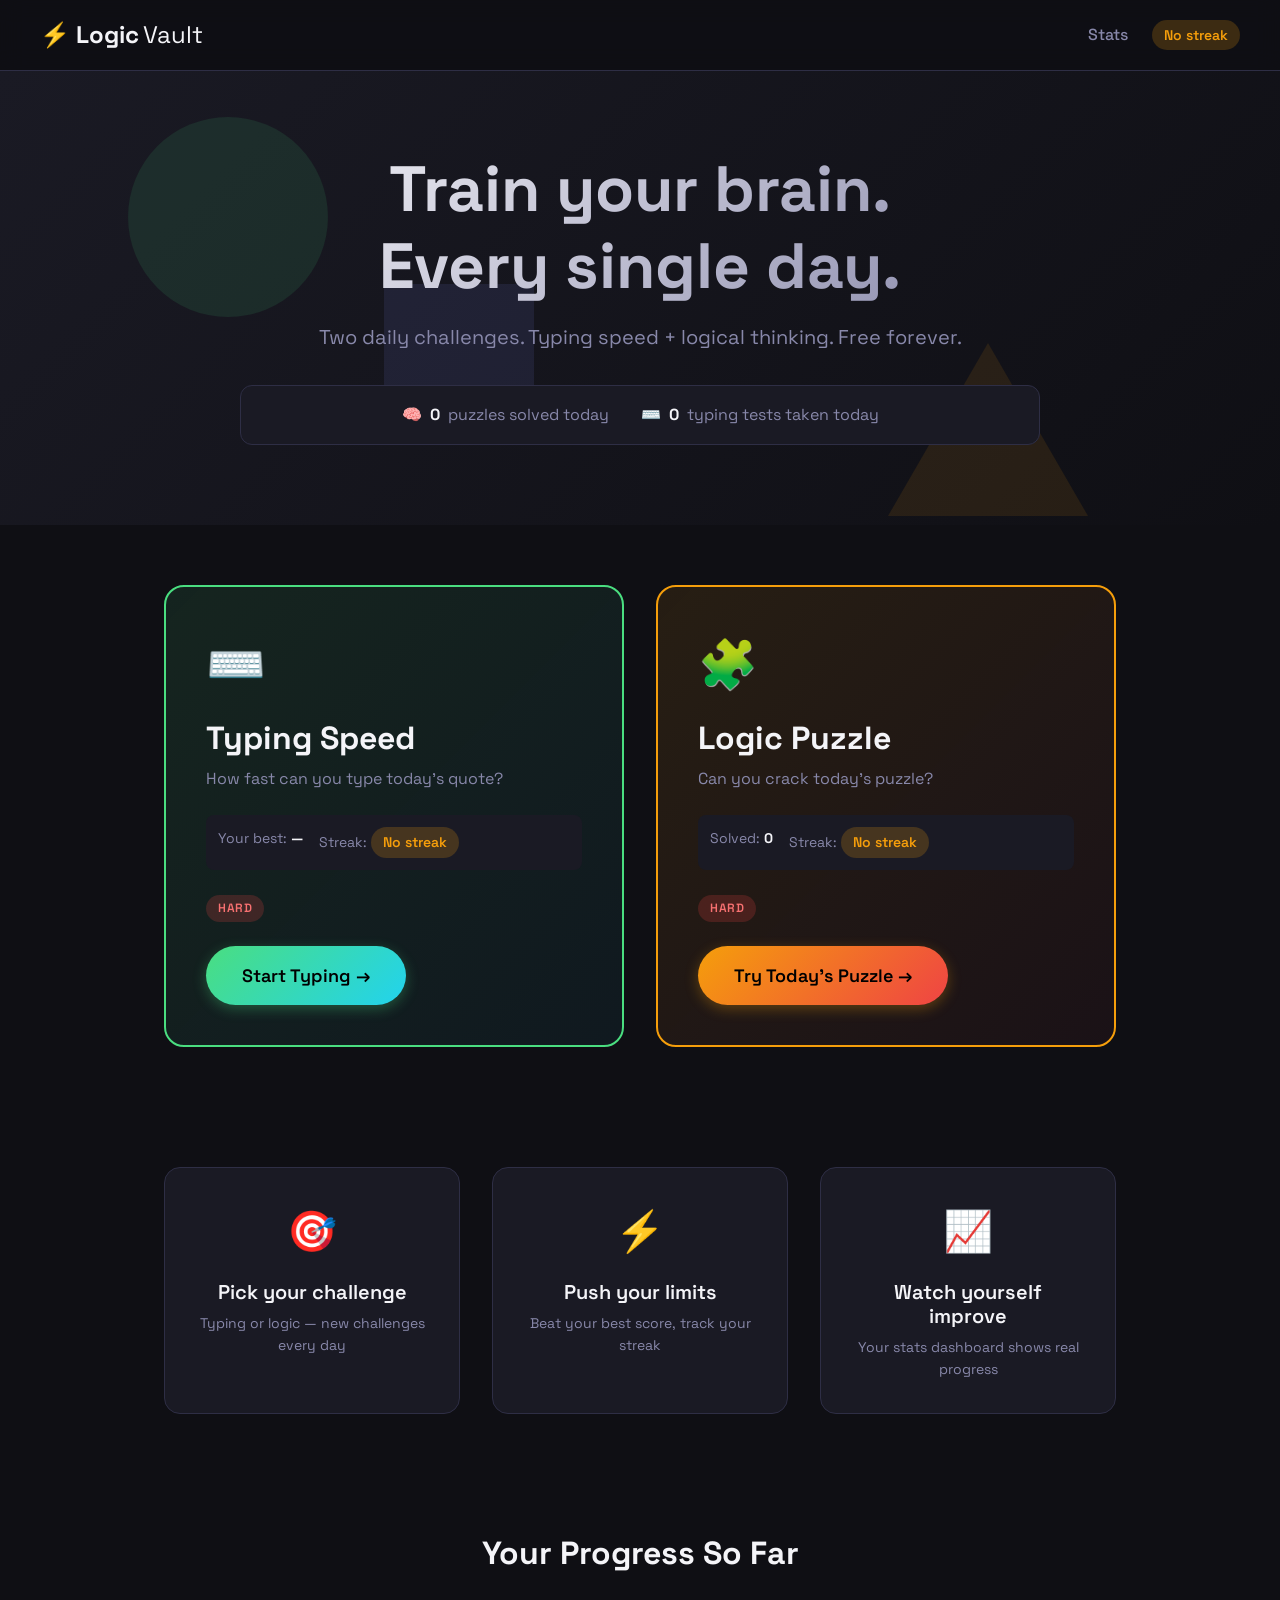
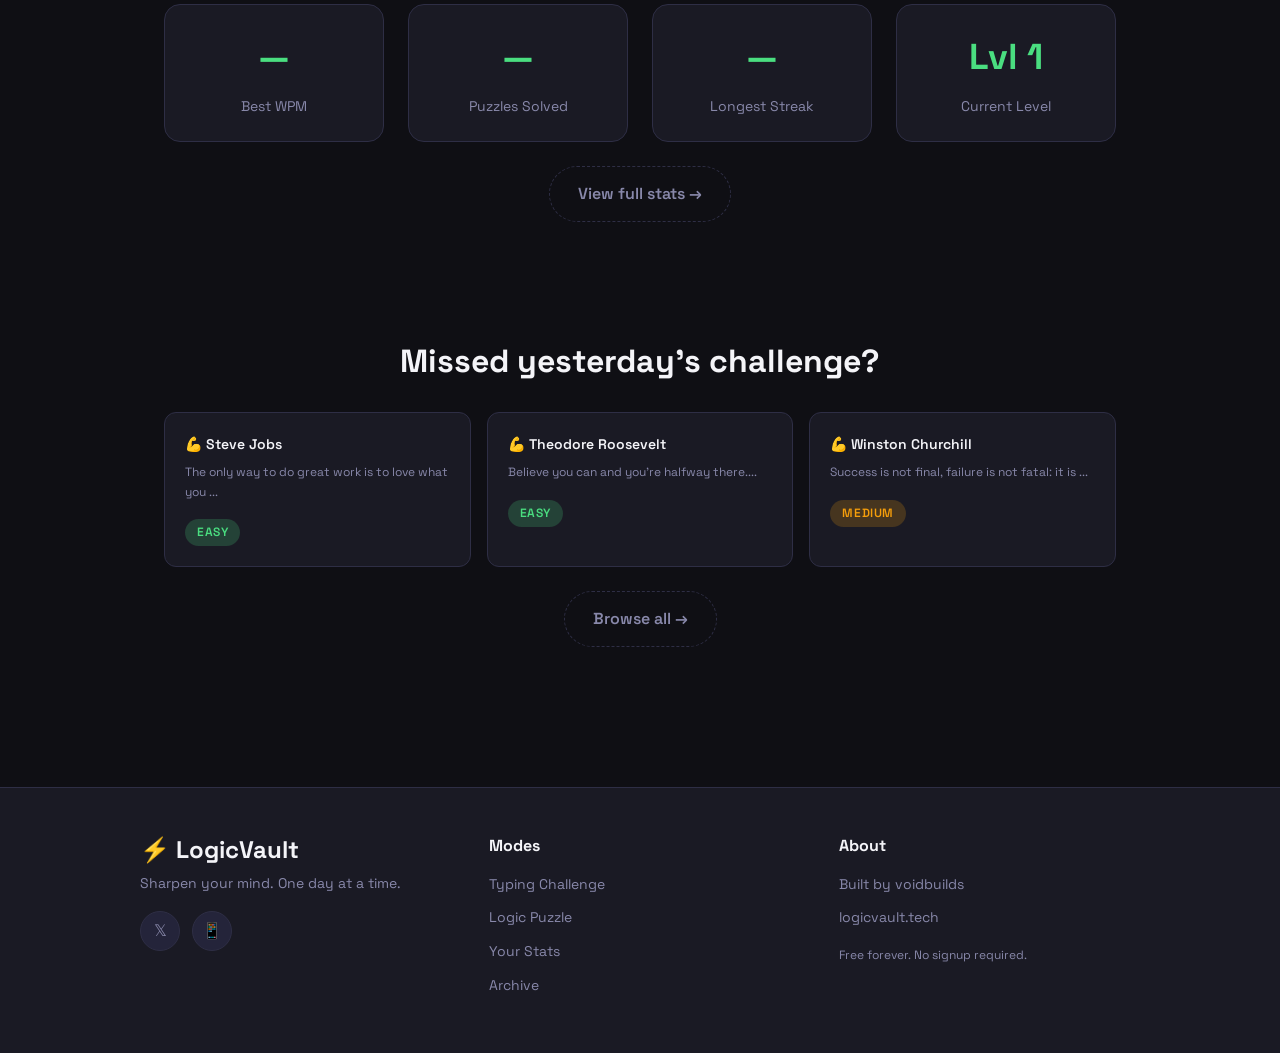
<file: logicvault/index.html>
<!DOCTYPE html>
<html lang="en">
<head>
  <meta charset="UTF-8">
  <meta name="viewport" content="width=device-width, initial-scale=1.0">
  
  <!-- SEO -->
  <title>LogicVault — Daily Typing Speed & Logic Puzzle Challenges</title>
  <meta name="description" content="Free daily challenges to improve your typing speed and logical thinking. New typing test and logic puzzle every day. Track your streak and watch yourself improve.">
  <meta name="keywords" content="typing test, logic puzzles, brain training, daily challenges, WPM test, puzzle game">
  
  <!-- Open Graph -->
  <meta property="og:title" content="LogicVault — Train Your Brain Daily">
  <meta property="og:description" content="Two daily challenges: typing speed + logical thinking. Free forever.">
  <meta property="og:type" content="website">
  <meta property="og:url" content="https://logicvault.tech">
  <meta name="twitter:card" content="summary_large_image">
  
  <!-- Fonts -->
  <link rel="preconnect" href="https://fonts.googleapis.com">
  <link rel="preconnect" href="https://fonts.gstatic.com" crossorigin>
  <link href="https://fonts.googleapis.com/css2?family=Space+Grotesk:wght@400;500;600;700&family=Space+Mono:wght@400;700&display=swap" rel="stylesheet">
  
  <!-- Icons -->
  <link rel="icon" type="image/svg+xml" href="assets/favicon.svg">
  
  <!-- Styles -->
  <link rel="stylesheet" href="css/style.css">
  
  <!-- Schema Markup -->
  <script type="application/ld+json">
  {
    "@context": "https://schema.org",
    "@type": "WebApplication",
    "name": "LogicVault",
    "description": "Free daily typing speed and logic puzzle challenges",
    "url": "https://logicvault.tech",
    "applicationCategory": "GameApplication",
    "offers": { "@type": "Offer", "price": "0" }
  }
  </script>
</head>
<body>
  <!-- Navigation -->
  <nav class="nav">
    <div class="nav-container">
      <a href="index.html" class="nav-logo">
        ⚡ Logic<span>Vault</span>
      </a>
      <div class="nav-links">
        <a href="stats.html" class="nav-link">Stats</a>
        <div id="nav-streak"></div>
      </div>
    </div>
  </nav>

  <!-- Hero Section -->
  <section class="hero">
    <div class="hero-bg-shapes">
      <div class="shape shape-circle"></div>
      <div class="shape shape-triangle"></div>
      <div class="shape shape-square"></div>
    </div>
    
    <div class="hero-content">
      <h1>Train your brain.<br>Every single day.</h1>
      <p class="hero-sub">Two daily challenges. Typing speed + logical thinking. Free forever.</p>
      
      <div class="hero-stats-bar">
        <div class="hero-stat">
          🧠 <strong id="today-puzzles">0</strong> puzzles solved today
        </div>
        <div class="hero-stat">
          ⌨️ <strong id="today-typing">0</strong> typing tests taken today
        </div>
      </div>
    </div>
  </section>

  <!-- Mode Picker -->
  <section class="mode-picker">
    <div class="mode-cards">
      <!-- Typing Card -->
      <div class="mode-card mode-card--typing" onclick="window.location.href='typing.html'">
        <div class="mode-card-icon">⌨️</div>
        <h2 class="mode-card-title">Typing Speed</h2>
        <p class="mode-card-sub">How fast can you type today's quote?</p>
        
        <div class="mode-card-stats">
          <div class="mode-card-stat">Your best: <strong id="typing-best-wpm">—</strong></div>
          <div class="mode-card-stat">Streak: <strong id="typing-streak">—</strong></div>
        </div>
        
        <div class="mb-3">
          <span id="typing-difficulty" class="difficulty-badge">—</span>
        </div>
        
        <div id="typing-action">
          <button class="btn btn-primary btn-large">Start Typing →</button>
        </div>
        
        <div id="typing-completed" class="hidden">
          <div class="score-badge good mb-2">✓ Completed Today</div>
          <p class="text-muted" id="typing-score-display"></p>
          <button class="btn btn-ghost btn-small mt-2" onclick="window.location.href='typing.html'">Play again</button>
        </div>
      </div>

      <!-- Logic Card -->
      <div class="mode-card mode-card--logic" onclick="window.location.href='logic.html'">
        <div class="mode-card-icon">🧩</div>
        <h2 class="mode-card-title">Logic Puzzle</h2>
        <p class="mode-card-sub">Can you crack today's puzzle?</p>
        
        <div class="mode-card-stats">
          <div class="mode-card-stat">Solved: <strong id="logic-solved">0</strong></div>
          <div class="mode-card-stat">Streak: <strong id="logic-streak">—</strong></div>
        </div>
        
        <div class="mb-3">
          <span id="logic-difficulty" class="difficulty-badge">—</span>
        </div>
        
        <div id="logic-action">
          <button class="btn btn-logic btn-large">Try Today's Puzzle →</button>
        </div>
        
        <div id="logic-completed" class="hidden">
          <div class="score-badge good mb-2">✓ Solved Today</div>
          <p class="text-muted" id="logic-hints-display"></p>
        </div>
      </div>
    </div>
  </section>

  <!-- How It Works -->
  <section class="how-it-works">
    <div class="steps">
      <div class="step">
        <div class="step-icon">🎯</div>
        <h3 class="step-title">Pick your challenge</h3>
        <p class="step-desc">Typing or logic — new challenges every day</p>
      </div>
      <div class="step">
        <div class="step-icon">⚡</div>
        <h3 class="step-title">Push your limits</h3>
        <p class="step-desc">Beat your best score, track your streak</p>
      </div>
      <div class="step">
        <div class="step-icon">📈</div>
        <h3 class="step-title">Watch yourself improve</h3>
        <p class="step-desc">Your stats dashboard shows real progress</p>
      </div>
    </div>
  </section>

  <!-- Ad Slot -->
  <div class="ad-container">
    <script>document.write(renderAdSlot('banner'));</script>
  </div>

  <!-- Stats Preview -->
  <section class="stats-preview">
    <h2 class="section-title">Your Progress So Far</h2>
    
    <div class="stat-boxes">
      <div class="stat-box">
        <div class="stat-box-value" id="stat-best-wpm">—</div>
        <div class="stat-box-label">Best WPM</div>
      </div>
      <div class="stat-box">
        <div class="stat-box-value" id="stat-puzzles-solved">—</div>
        <div class="stat-box-label">Puzzles Solved</div>
      </div>
      <div class="stat-box">
        <div class="stat-box-value" id="stat-longest-streak">—</div>
        <div class="stat-box-label">Longest Streak</div>
      </div>
      <div class="stat-box">
        <div class="stat-box-value" id="stat-current-level">—</div>
        <div class="stat-box-label">Current Level</div>
      </div>
    </div>
    
    <div class="text-center mt-3">
      <a href="stats.html" class="btn btn-ghost">View full stats →</a>
    </div>
  </section>

  <!-- Archive Teaser -->
  <section class="archive-teaser">
    <h2 class="section-title">Missed yesterday's challenge?</h2>
    
    <div class="teaser-cards" id="teaser-cards">
      <!-- Populated by JS -->
    </div>
    
    <div class="text-center mt-3">
      <a href="archive.html" class="btn btn-ghost">Browse all →</a>
    </div>
  </section>

  <!-- Footer -->
  <footer class="footer">
    <div class="footer-content">
      <div class="footer-brand">
        <h3>⚡ LogicVault</h3>
        <p>Sharpen your mind. One day at a time.</p>
        <div class="social-share">
          <a href="#" class="social-btn" onclick="shareSite('twitter'); return false;">𝕏</a>
          <a href="#" class="social-btn" onclick="shareSite('whatsapp'); return false;">📱</a>
        </div>
      </div>
      
      <div class="footer-links">
        <h4>Modes</h4>
        <ul>
          <li><a href="typing.html">Typing Challenge</a></li>
          <li><a href="logic.html">Logic Puzzle</a></li>
          <li><a href="stats.html">Your Stats</a></li>
          <li><a href="archive.html">Archive</a></li>
        </ul>
      </div>
      
      <div class="footer-links">
        <h4>About</h4>
        <ul>
          <li><a href="#">Built by voidbuilds</a></li>
          <li><a href="https://logicvault.tech" target="_blank">logicvault.tech</a></li>
        </ul>
        <p class="mt-2" style="font-size: 12px; color: var(--muted);">
          Free forever. No signup required.
        </p>
      </div>
    </div>
  </footer>

  <!-- Scripts -->
  <script src="js/data.js"></script>
  <script src="js/utils.js"></script>
  <script src="js/stats.js"></script>
  
  <script>
    // Initialize homepage
    document.addEventListener('DOMContentLoaded', () => {
      const stats = getStats();
      
      // Update nav streak
      const longestStreak = Math.max(stats.typing.longestStreak, stats.logic.longestStreak);
      document.getElementById('nav-streak').innerHTML = renderStreakBadge(longestStreak);
      
      // Today's play counts
      document.getElementById('today-typing').textContent = getTodayPlayCount('typing');
      document.getElementById('today-puzzles').textContent = getTodayPlayCount('logic');
      
      // Typing card
      const typingStreak = getStreak('typing');
      document.getElementById('typing-best-wpm').textContent = stats.typing.bestWPM > 0 ? `${stats.typing.bestWPM} WPM` : '—';
      document.getElementById('typing-streak').innerHTML = renderStreakBadge(typingStreak.current);
      
      const todayQuote = getTodayQuote();
      if (todayQuote) {
        document.getElementById('typing-difficulty').textContent = todayQuote.difficulty.toUpperCase();
        document.getElementById('typing-difficulty').className = `difficulty-badge difficulty-${todayQuote.difficulty}`;
      }
      
      if (hasPlayedToday('typing')) {
        const lastGame = stats.typing.history[0];
        if (lastGame) {
          document.getElementById('typing-action').classList.add('hidden');
          document.getElementById('typing-completed').classList.remove('hidden');
          document.getElementById('typing-score-display').textContent = `${lastGame.wpm} WPM · ${lastGame.accuracy}%`;
        }
      }
      
      // Logic card
      const logicStreak = getStreak('logic');
      document.getElementById('logic-solved').textContent = stats.logic.solved;
      document.getElementById('logic-streak').innerHTML = renderStreakBadge(logicStreak.current);
      
      const todayPuzzle = getTodayPuzzle();
      if (todayPuzzle) {
        document.getElementById('logic-difficulty').textContent = todayPuzzle.difficulty.toUpperCase();
        document.getElementById('logic-difficulty').className = `difficulty-badge difficulty-${todayPuzzle.difficulty}`;
      }
      
      if (hasPlayedToday('logic')) {
        const lastGame = stats.logic.history[0];
        if (lastGame && lastGame.solved) {
          document.getElementById('logic-action').classList.add('hidden');
          document.getElementById('logic-completed').classList.remove('hidden');
          document.getElementById('logic-hints-display').textContent = `${lastGame.hintsUsed} hint${lastGame.hintsUsed !== 1 ? 's' : ''} used`;
        }
      }
      
      // Stats preview
      document.getElementById('stat-best-wpm').textContent = stats.typing.bestWPM > 0 ? stats.typing.bestWPM : '—';
      document.getElementById('stat-puzzles-solved').textContent = stats.logic.solved > 0 ? stats.logic.solved : '—';
      document.getElementById('stat-longest-streak').textContent = Math.max(stats.typing.longestStreak, stats.logic.longestStreak) || '—';
      document.getElementById('stat-current-level').textContent = `Lvl ${stats.level}`;
      
      // Archive teaser - show last 3 items
      const teaserContainer = document.getElementById('teaser-cards');
      const recentQuotes = QUOTES.slice(0, 3);
      
      let teaserHTML = '';
      recentQuotes.forEach((quote, i) => {
        teaserHTML += `
          <div class="teaser-card">
            <div class="teaser-card-title">${getCategoryIcon(quote.category)} ${quote.author}</div>
            <div class="teaser-card-meta">${quote.text.substring(0, 50)}...</div>
            <div class="mt-2">
              <span class="difficulty-badge difficulty-${quote.difficulty}">${quote.difficulty}</span>
            </div>
          </div>
        `;
      });
      
      teaserContainer.innerHTML = teaserHTML;
    });
    
    // Share site function
    function shareSite(platform) {
      const text = 'Train your brain daily with LogicVault — free typing speed tests and logic puzzles! 🔥';
      const url = 'https://logicvault.tech';
      
      if (platform === 'twitter') {
        window.open(`https://twitter.com/intent/tweet?text=${encodeURIComponent(text)}&url=${encodeURIComponent(url)}`, '_blank');
      } else if (platform === 'whatsapp') {
        window.open(`https://wa.me/?text=${encodeURIComponent(text + ' ' + url)}`, '_blank');
      }
    }
  </script>
</body>
</html>
</file>
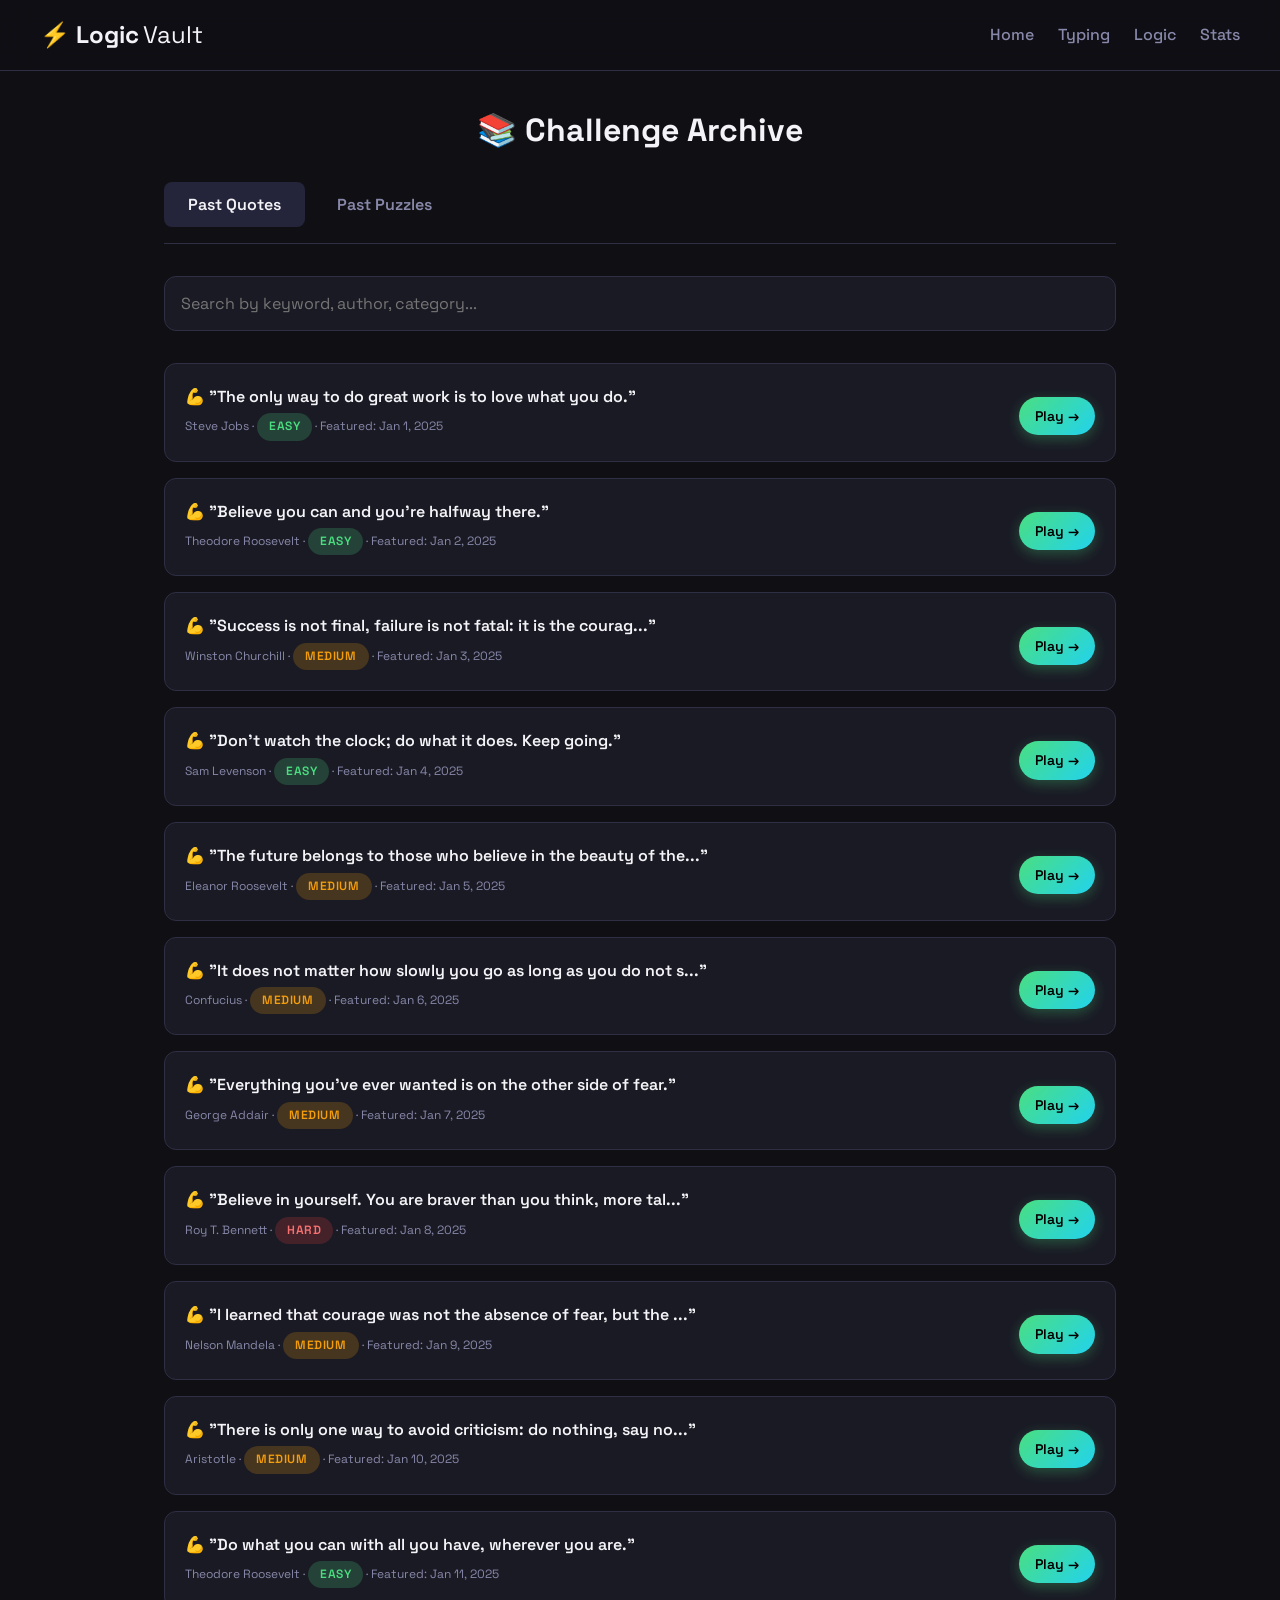
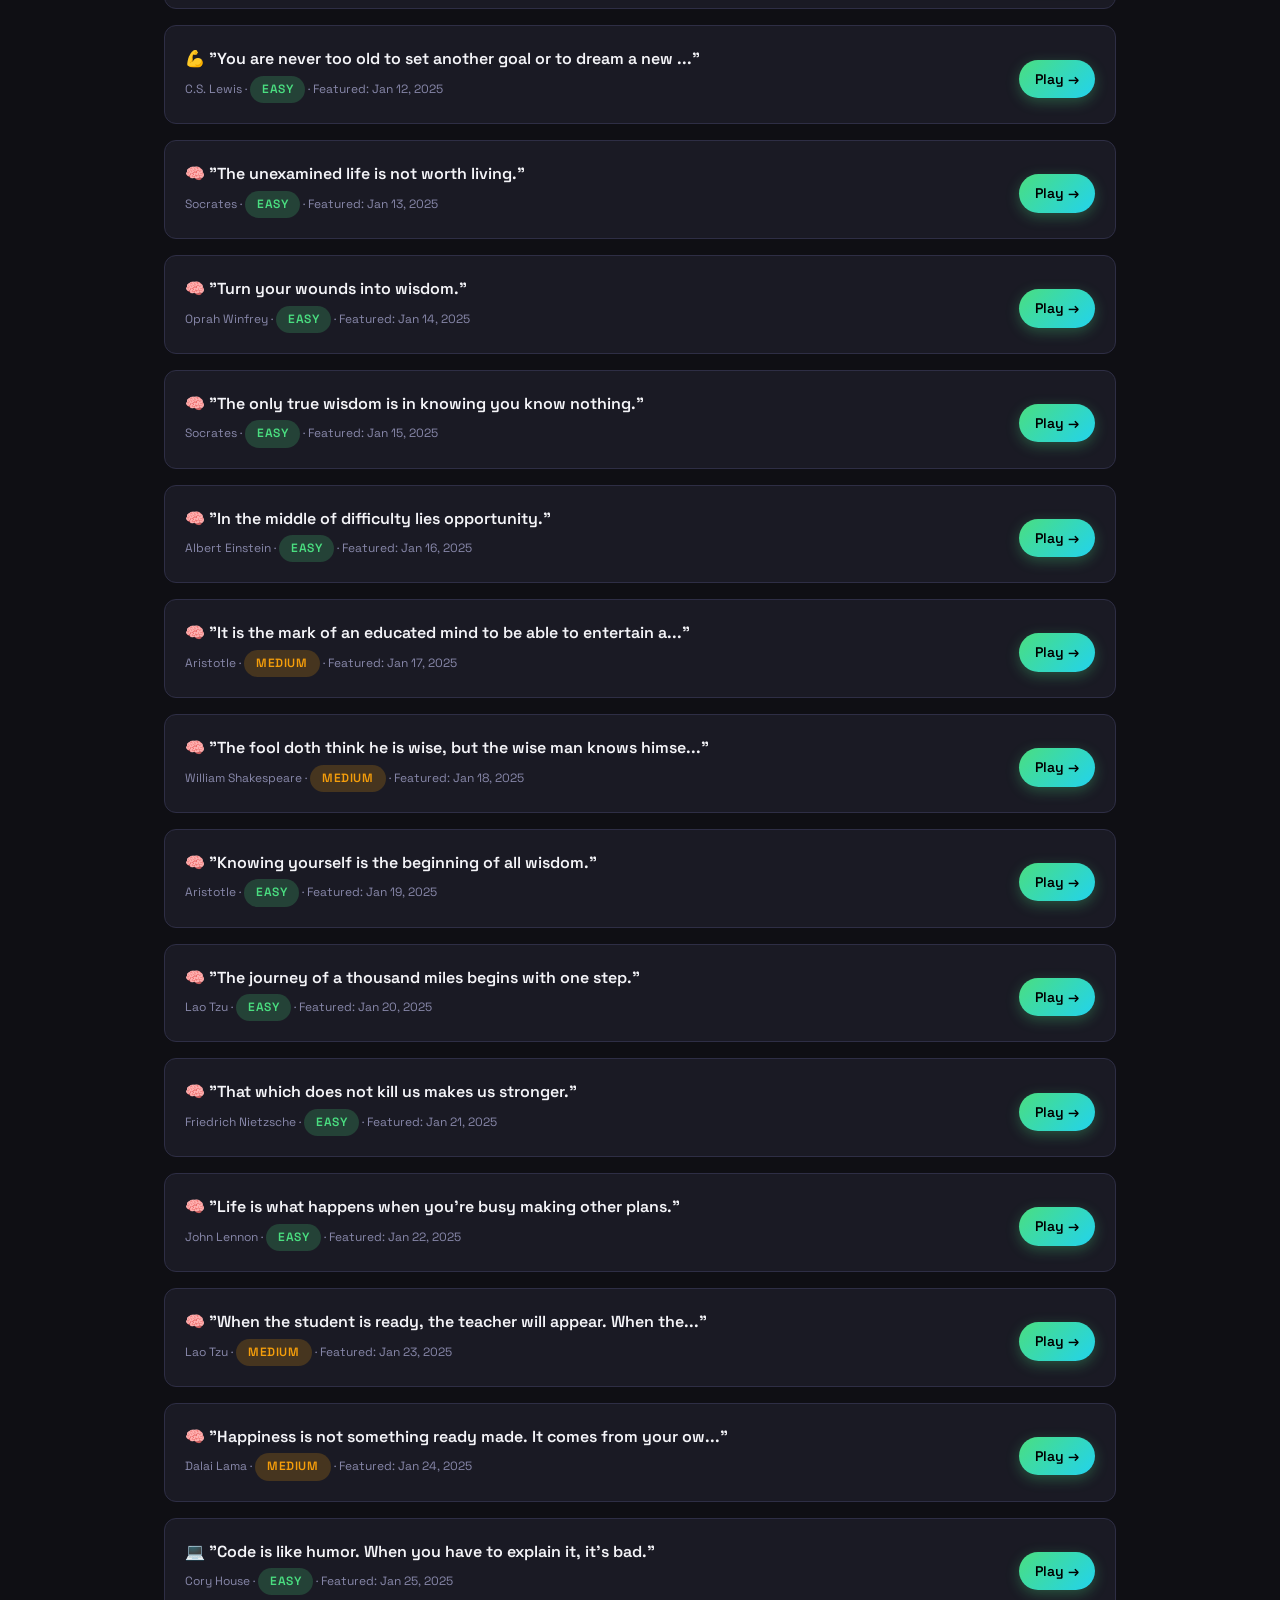
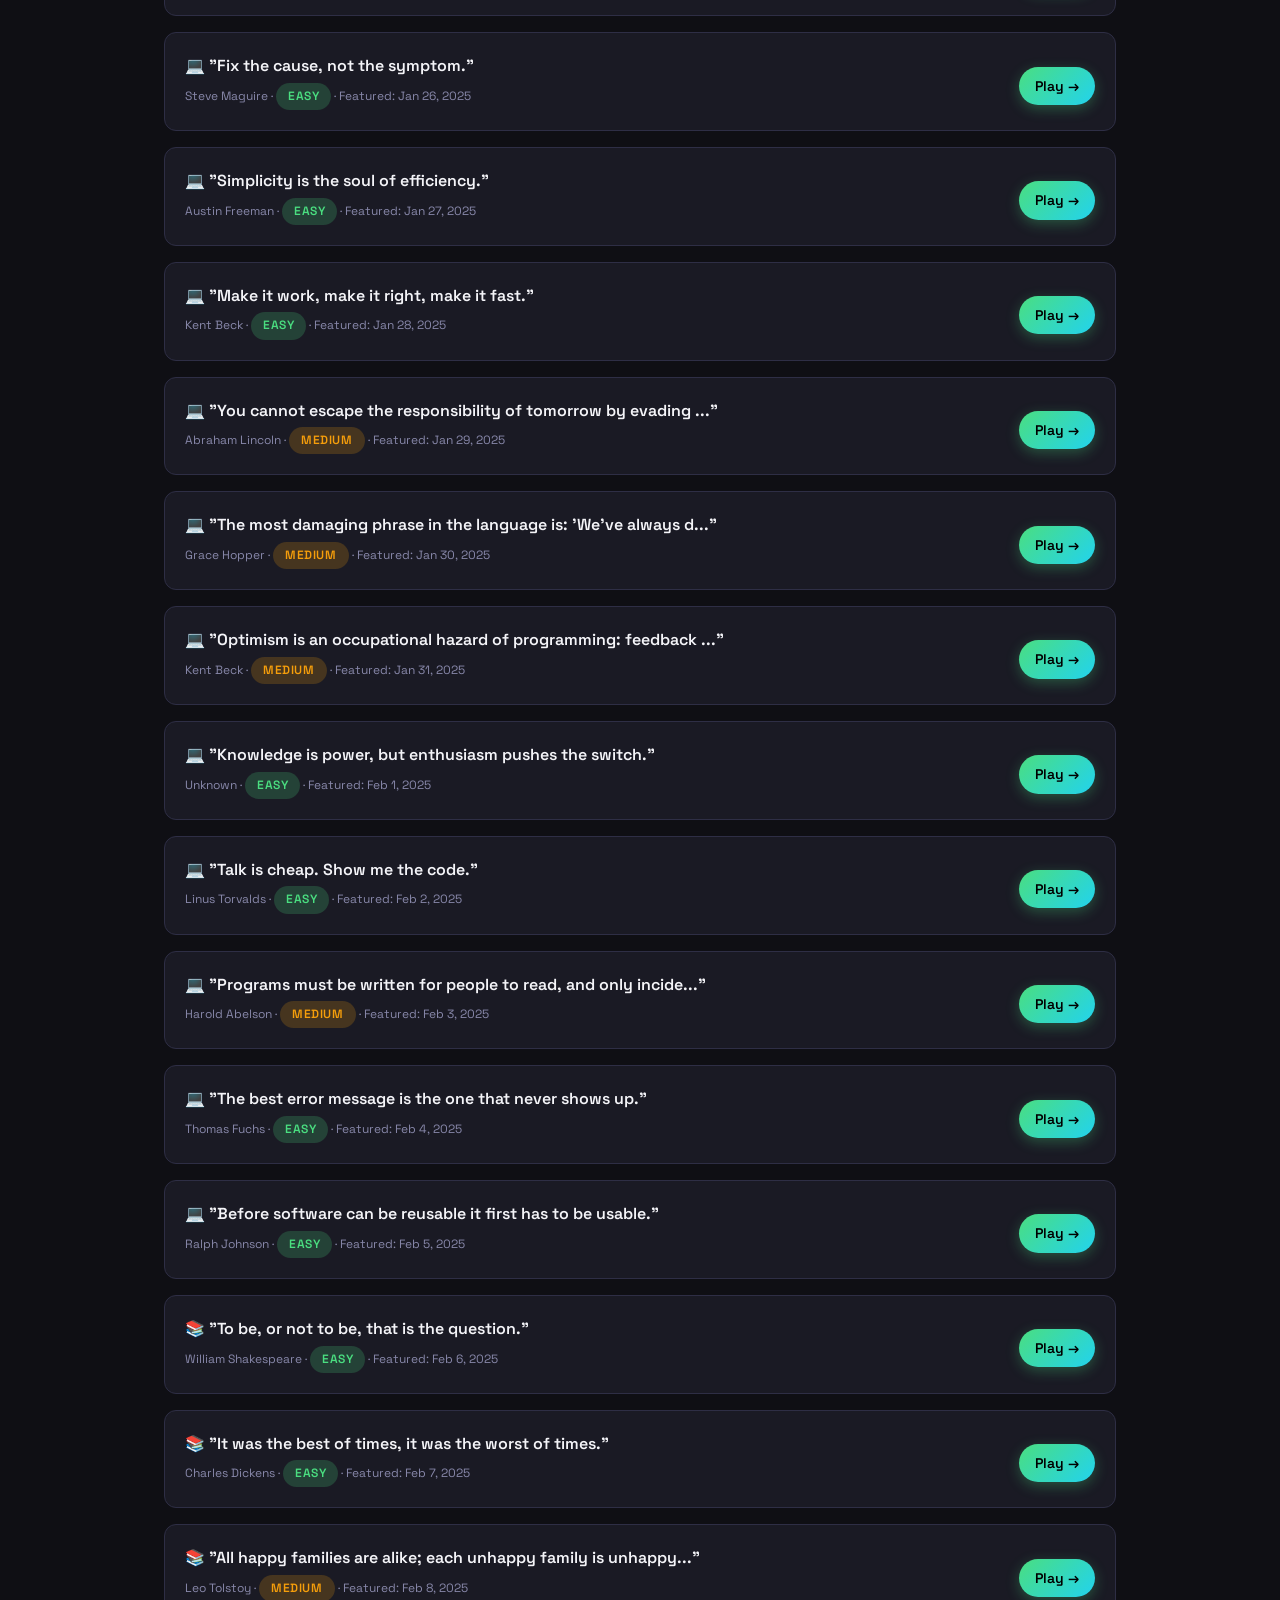
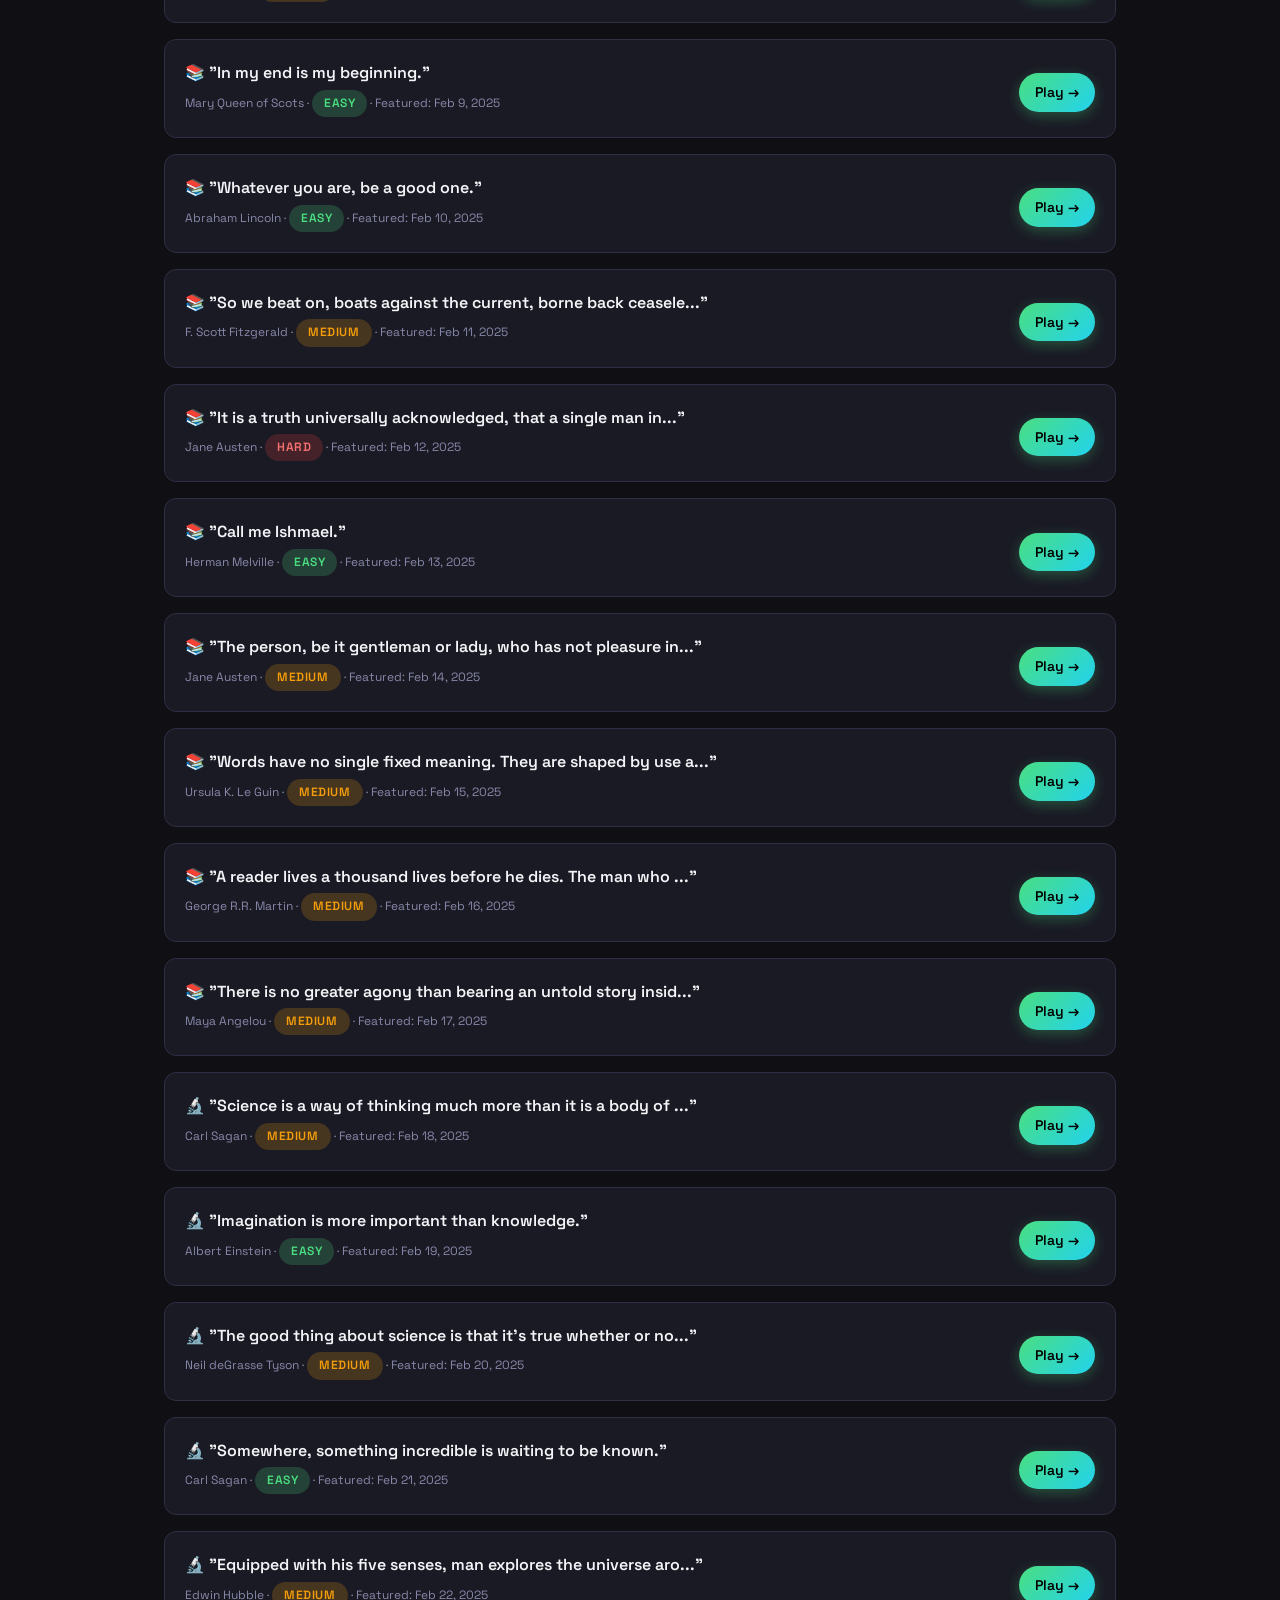
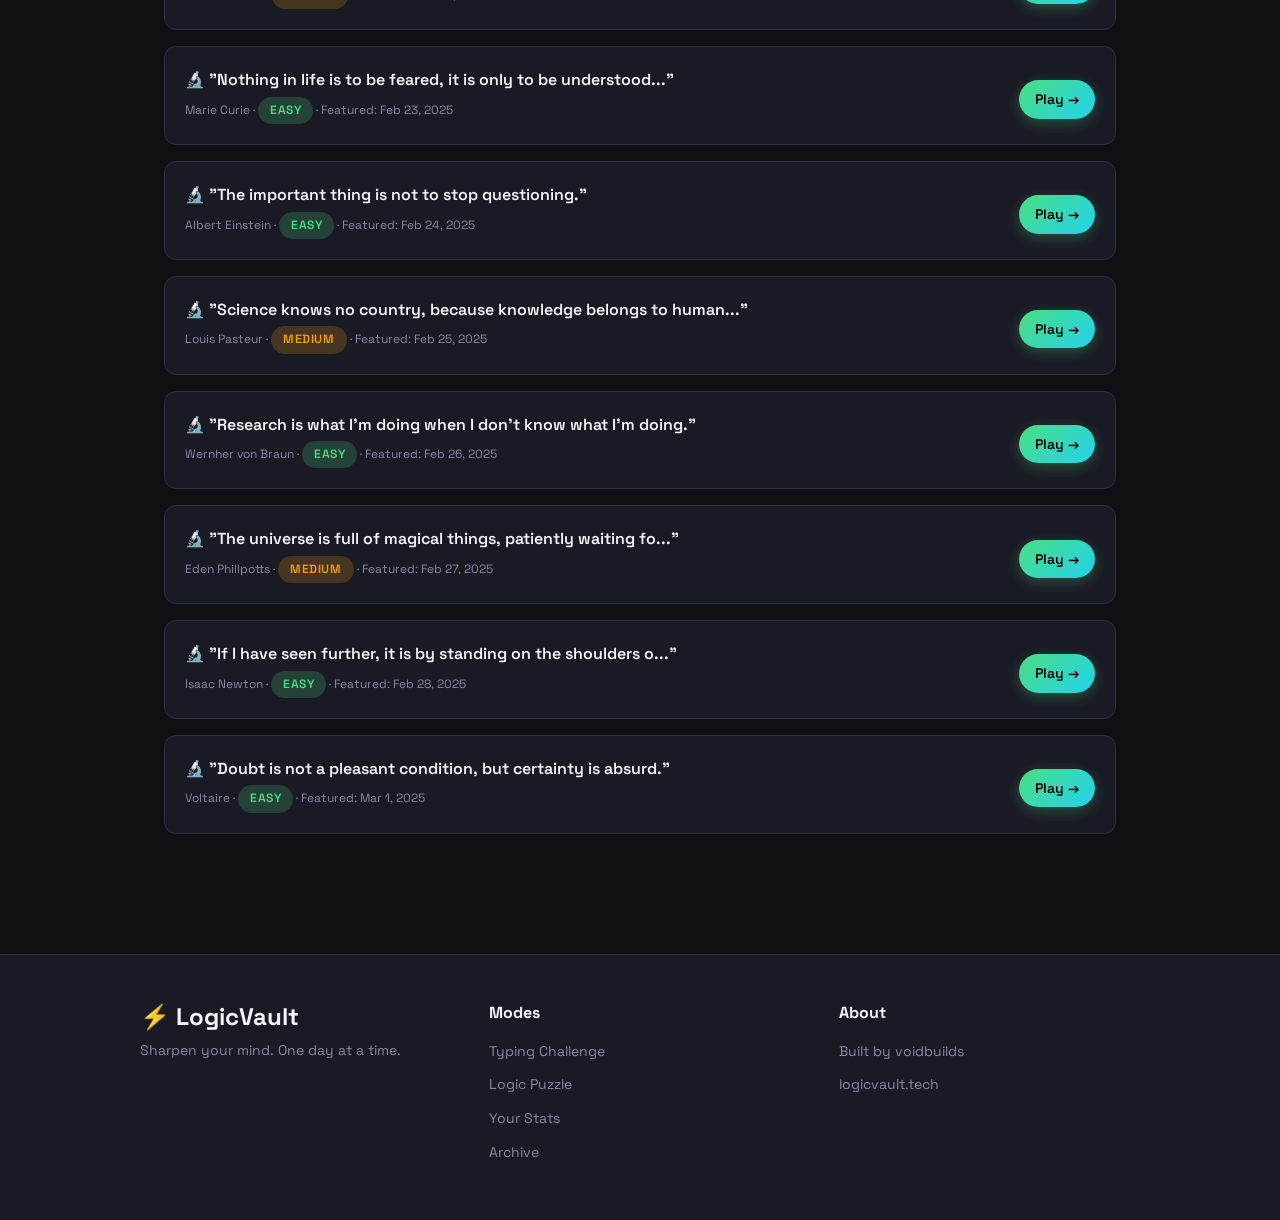
<file: logicvault/archive.html>
<!DOCTYPE html>
<html lang="en">
<head>
  <meta charset="UTF-8">
  <meta name="viewport" content="width=device-width, initial-scale=1.0">
  
  <!-- SEO -->
  <title>Archive — LogicVault</title>
  <meta name="description" content="Browse past typing quotes and logic puzzles from LogicVault. Practice with previous challenges anytime.">
  
  <!-- Open Graph -->
  <meta property="og:title" content="Archive — LogicVault">
  <meta property="og:description" content="Browse past challenges.">
  <meta property="og:type" content="website">
  <meta name="twitter:card" content="summary_large_image">
  
  <!-- Fonts -->
  <link rel="preconnect" href="https://fonts.googleapis.com">
  <link rel="preconnect" href="https://fonts.gstatic.com" crossorigin>
  <link href="https://fonts.googleapis.com/css2?family=Space+Grotesk:wght@400;500;600;700&family=Space+Mono:wght@400;700&display=swap" rel="stylesheet">
  
  <!-- Icons -->
  <link rel="icon" type="image/svg+xml" href="assets/favicon.svg">
  
  <!-- Styles -->
  <link rel="stylesheet" href="css/style.css">
</head>
<body>
  <!-- Navigation -->
  <nav class="nav">
    <div class="nav-container">
      <a href="index.html" class="nav-logo">
        ⚡ Logic<span>Vault</span>
      </a>
      <div class="nav-links">
        <a href="index.html" class="nav-link">Home</a>
        <a href="typing.html" class="nav-link">Typing</a>
        <a href="logic.html" class="nav-link">Logic</a>
        <a href="stats.html" class="nav-link">Stats</a>
      </div>
    </div>
  </nav>

  <!-- Archive Container -->
  <main class="archive-container">
    <h1 class="section-title">📚 Challenge Archive</h1>
    
    <!-- Ad Slot -->
    <div class="ad-container">
      <script>document.write(renderAdSlot('banner'));</script>
    </div>
    
    <!-- Tabs -->
    <div class="archive-tabs">
      <button class="tab-btn active" onclick="switchTab('quotes')">Past Quotes</button>
      <button class="tab-btn" onclick="switchTab('puzzles')">Past Puzzles</button>
    </div>
    
    <!-- Search Bar -->
    <input 
      type="text" 
      class="search-bar" 
      id="search-input" 
      placeholder="Search by keyword, author, category..."
      oninput="filterArchive()"
    >
    
    <!-- Quotes List -->
    <div class="archive-list" id="quotes-list">
      <!-- Populated by JS -->
    </div>
    
    <!-- Puzzles List (hidden by default) -->
    <div class="archive-list hidden" id="puzzles-list">
      <!-- Populated by JS -->
    </div>
  </main>

  <!-- Footer -->
  <footer class="footer">
    <div class="footer-content">
      <div class="footer-brand">
        <h3>⚡ LogicVault</h3>
        <p>Sharpen your mind. One day at a time.</p>
      </div>
      
      <div class="footer-links">
        <h4>Modes</h4>
        <ul>
          <li><a href="typing.html">Typing Challenge</a></li>
          <li><a href="logic.html">Logic Puzzle</a></li>
          <li><a href="stats.html">Your Stats</a></li>
          <li><a href="archive.html">Archive</a></li>
        </ul>
      </div>
      
      <div class="footer-links">
        <h4>About</h4>
        <ul>
          <li><a href="#">Built by voidbuilds</a></li>
          <li><a href="https://logicvault.tech" target="_blank">logicvault.tech</a></li>
        </ul>
      </div>
    </div>
  </footer>

  <!-- Scripts -->
  <script src="js/data.js"></script>
  <script src="js/utils.js"></script>
  <script src="js/stats.js"></script>
  
  <script>
    let currentTab = 'quotes';
    
    // Initialize archive
    document.addEventListener('DOMContentLoaded', () => {
      renderQuotesList();
      renderPuzzlesList();
    });
    
    // Switch tabs
    function switchTab(tab) {
      currentTab = tab;
      
      const quotesList = document.getElementById('quotes-list');
      const puzzlesList = document.getElementById('puzzles-list');
      const tabBtns = document.querySelectorAll('.tab-btn');
      
      if (tab === 'quotes') {
        quotesList.classList.remove('hidden');
        puzzlesList.classList.add('hidden');
        tabBtns[0].classList.add('active');
        tabBtns[1].classList.remove('active');
      } else {
        quotesList.classList.add('hidden');
        puzzlesList.classList.remove('hidden');
        tabBtns[0].classList.remove('active');
        tabBtns[1].classList.add('active');
      }
      
      filterArchive();
    }
    
    // Render quotes list
    function renderQuotesList() {
      const container = document.getElementById('quotes-list');
      const stats = getStats();
      
      let html = '';
      
      QUOTES.forEach((quote, index) => {
        // Find if user has played this quote
        const game = stats.typing.history.find(g => g.quoteId === quote.id);
        const scoreBadge = game ? 
          `<span class="score-badge good">${game.wpm} WPM</span>` : '';
        
        // Calculate date this quote was/will be featured
        const startDate = new Date('2025-01-01');
        const featureDate = new Date(startDate);
        featureDate.setDate(featureDate.getDate() + index);
        
        html += `
          <div class="archive-item" data-category="${quote.category}" data-difficulty="${quote.difficulty}" data-search="${quote.text.toLowerCase()} ${quote.author.toLowerCase()} ${quote.category}".toLowerCase()">
            <div class="archive-item-info">
              <div class="archive-item-title">
                ${getCategoryIcon(quote.category)} "${quote.text.substring(0, 60)}${quote.text.length > 60 ? '...' : ''}"
              </div>
              <div class="archive-item-meta">
                ${quote.author} · 
                <span class="difficulty-badge difficulty-${quote.difficulty}">${quote.difficulty}</span> ·
                Featured: ${formatDate(featureDate.toISOString())}
              </div>
            </div>
            <div class="archive-item-action">
              ${scoreBadge}
              <a href="typing.html?quote=${quote.id}" class="btn btn-primary btn-small mt-1">
                Play →
              </a>
            </div>
          </div>
        `;
      });
      
      container.innerHTML = html;
    }
    
    // Render puzzles list
    function renderPuzzlesList() {
      const container = document.getElementById('puzzles-list');
      const stats = getStats();
      
      let html = '';
      
      PUZZLES.forEach((puzzle, index) => {
        // Find if user has solved this puzzle
        const game = stats.logic.history.find(g => g.puzzleId === puzzle.id);
        const scoreBadge = game ? 
          (game.solved ? 
            `<span class="score-badge good">✓ Solved (${game.hintsUsed} hints)</span>` : 
            `<span class="score-badge bad">✗ Failed</span>`) : '';
        
        // Calculate date this puzzle was/will be featured
        const startDate = new Date('2025-01-01');
        const featureDate = new Date(startDate);
        featureDate.setDate(featureDate.getDate() + index);
        
        html += `
          <div class="archive-item" data-category="${puzzle.category}" data-difficulty="${puzzle.difficulty}" data-search="${puzzle.question.toLowerCase()} ${puzzle.category}".toLowerCase()">
            <div class="archive-item-info">
              <div class="archive-item-title">
                ${getCategoryIcon(puzzle.category)} ${puzzle.question.substring(0, 60)}${puzzle.question.length > 60 ? '...' : ''}
              </div>
              <div class="archive-item-meta">
                ${getCategoryName(puzzle.category)} · 
                <span class="difficulty-badge difficulty-${puzzle.difficulty}">${puzzle.difficulty}</span> ·
                Featured: ${formatDate(featureDate.toISOString())}
              </div>
            </div>
            <div class="archive-item-action">
              ${scoreBadge}
              <a href="logic.html?puzzle=${puzzle.id}" class="btn btn-logic btn-small mt-1">
                Try →
              </a>
            </div>
          </div>
        `;
      });
      
      container.innerHTML = html;
    }
    
    // Filter archive based on search
    function filterArchive() {
      const searchTerm = document.getElementById('search-input').value.toLowerCase().trim();
      const container = currentTab === 'quotes' ? 
        document.getElementById('quotes-list') : 
        document.getElementById('puzzles-list');
      
      const items = container.querySelectorAll('.archive-item');
      
      items.forEach(item => {
        const searchData = item.getAttribute('data-search');
        const category = item.getAttribute('data-category');
        const difficulty = item.getAttribute('data-difficulty');
        
        const matchesSearch = !searchTerm || searchData.includes(searchTerm);
        
        if (matchesSearch) {
          item.style.display = 'flex';
        } else {
          item.style.display = 'none';
        }
      });
    }
  </script>
</body>
</html>
</file>
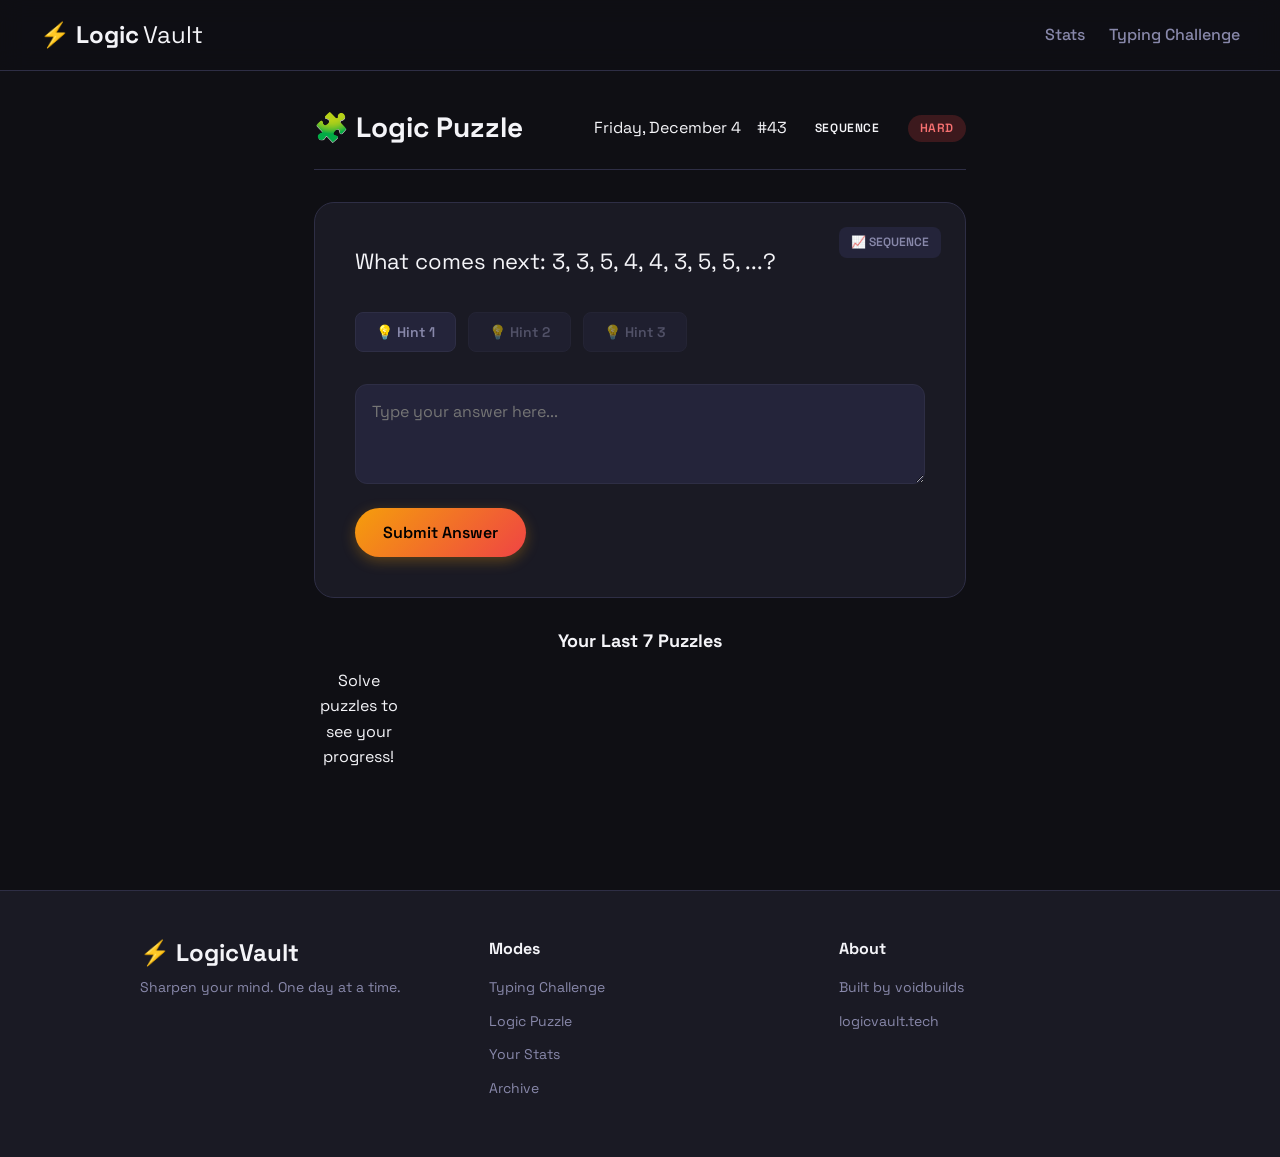
<file: logicvault/logic.html>
<!DOCTYPE html>
<html lang="en">
<head>
  <meta charset="UTF-8">
  <meta name="viewport" content="width=device-width, initial-scale=1.0">
  
  <!-- SEO -->
  <title>Daily Logic Puzzle — LogicVault</title>
  <meta name="description" content="Solve today's free logic puzzle. New lateral thinking, math, and riddle challenges every day. Can you solve it without hints?">
  
  <!-- Open Graph -->
  <meta property="og:title" content="Daily Logic Puzzle — LogicVault">
  <meta property="og:description" content="Can you solve today's logic puzzle?">
  <meta property="og:type" content="website">
  <meta name="twitter:card" content="summary_large_image">
  
  <!-- Fonts -->
  <link rel="preconnect" href="https://fonts.googleapis.com">
  <link rel="preconnect" href="https://fonts.gstatic.com" crossorigin>
  <link href="https://fonts.googleapis.com/css2?family=Space+Grotesk:wght@400;500;600;700&family=Space+Mono:wght@400;700&display=swap" rel="stylesheet">
  
  <!-- Icons -->
  <link rel="icon" type="image/svg+xml" href="assets/favicon.svg">
  
  <!-- Styles -->
  <link rel="stylesheet" href="css/style.css">
</head>
<body>
  <!-- Navigation -->
  <nav class="nav">
    <div class="nav-container">
      <a href="index.html" class="nav-logo">
        ⚡ Logic<span>Vault</span>
      </a>
      <div class="nav-links">
        <a href="stats.html" class="nav-link">Stats</a>
        <a href="typing.html" class="nav-link">Typing Challenge</a>
      </div>
    </div>
  </nav>

  <!-- Logic Puzzle Container -->
  <main class="logic-container">
    <!-- Header -->
    <header class="logic-header">
      <h1 class="logic-title">🧩 Logic Puzzle</h1>
      <div class="typing-meta">
        <span id="current-date"></span>
        <span id="puzzle-number"></span>
        <span id="category-badge" class="difficulty-badge">—</span>
        <span id="difficulty-badge" class="difficulty-badge">—</span>
      </div>
    </header>

    <!-- Puzzle Card -->
    <div class="puzzle-card">
      <div class="puzzle-category-badge" id="puzzle-category"></div>
      <p class="puzzle-question" id="puzzle-question">
        <!-- Question rendered by JS -->
      </p>
      
      <!-- Hint System -->
      <div class="hint-system">
        <div class="hint-buttons">
          <button class="hint-btn" id="hint-btn-1">💡 Hint 1</button>
          <button class="hint-btn" id="hint-btn-2" disabled>💡 Hint 2</button>
          <button class="hint-btn" id="hint-btn-3" disabled>💡 Hint 3</button>
        </div>
        
        <div id="hint-text-1" class="hint-text hidden"></div>
        <div id="hint-text-2" class="hint-text hidden"></div>
        <div id="hint-text-3" class="hint-text hidden"></div>
      </div>
      
      <!-- Answer Section -->
      <div class="answer-section" id="answer-section">
        <textarea 
          class="answer-input" 
          id="answer-input" 
          placeholder="Type your answer here..."
          rows="3"
        ></textarea>
        
        <button class="btn btn-logic" id="submit-answer">
          Submit Answer
        </button>
      </div>
    </div>

    <!-- Ad Slot -->
    <div class="ad-container">
      <script>document.write(renderAdSlot('banner'));</script>
    </div>

    <!-- Past Puzzle Scores -->
    <section class="mt-4">
      <h3 class="keyboard-title">Your Last 7 Puzzles</h3>
      <div class="calendar-heatmap" id="past-puzzles-heatmap">
        <!-- Populated by JS -->
      </div>
    </section>
  </main>

  <!-- Footer -->
  <footer class="footer">
    <div class="footer-content">
      <div class="footer-brand">
        <h3>⚡ LogicVault</h3>
        <p>Sharpen your mind. One day at a time.</p>
      </div>
      
      <div class="footer-links">
        <h4>Modes</h4>
        <ul>
          <li><a href="typing.html">Typing Challenge</a></li>
          <li><a href="logic.html">Logic Puzzle</a></li>
          <li><a href="stats.html">Your Stats</a></li>
          <li><a href="archive.html">Archive</a></li>
        </ul>
      </div>
      
      <div class="footer-links">
        <h4>About</h4>
        <ul>
          <li><a href="#">Built by voidbuilds</a></li>
          <li><a href="https://logicvault.tech" target="_blank">logicvault.tech</a></li>
        </ul>
      </div>
    </div>
  </footer>

  <!-- Scripts -->
  <script src="js/data.js"></script>
  <script src="js/utils.js"></script>
  <script src="js/stats.js"></script>
  <script src="js/logic.js"></script>
  
  <script>
    // Populate hint texts on load
    document.addEventListener('DOMContentLoaded', () => {
      const puzzle = window.logicGame?.puzzle || getTodayPuzzle();
      
      if (puzzle) {
        document.getElementById('hint-text-1').textContent = puzzle.hint1;
        document.getElementById('hint-text-2').textContent = puzzle.hint2;
        document.getElementById('hint-text-3').textContent = puzzle.hint3;
      }
      
      // Show past puzzles heatmap
      const recentGames = getRecentGames('logic', 7);
      
      if (recentGames.length === 0) {
        document.getElementById('past-puzzles-heatmap').innerHTML = '<p class="text-center text-muted">Solve puzzles to see your progress!</p>';
        return;
      }
      
      // Create simple status array for heatmap
      const statuses = recentGames.map(g => g.solved ? 'solved' : 'failed');
      
      // Pad to 30 days with missed
      while (statuses.length < 30) {
        statuses.unshift('missed');
      }
      
      document.getElementById('past-puzzles-heatmap').innerHTML = generateCalendarHeatmap(statuses.slice(-30));
    });
  </script>
</body>
</html>
</file>
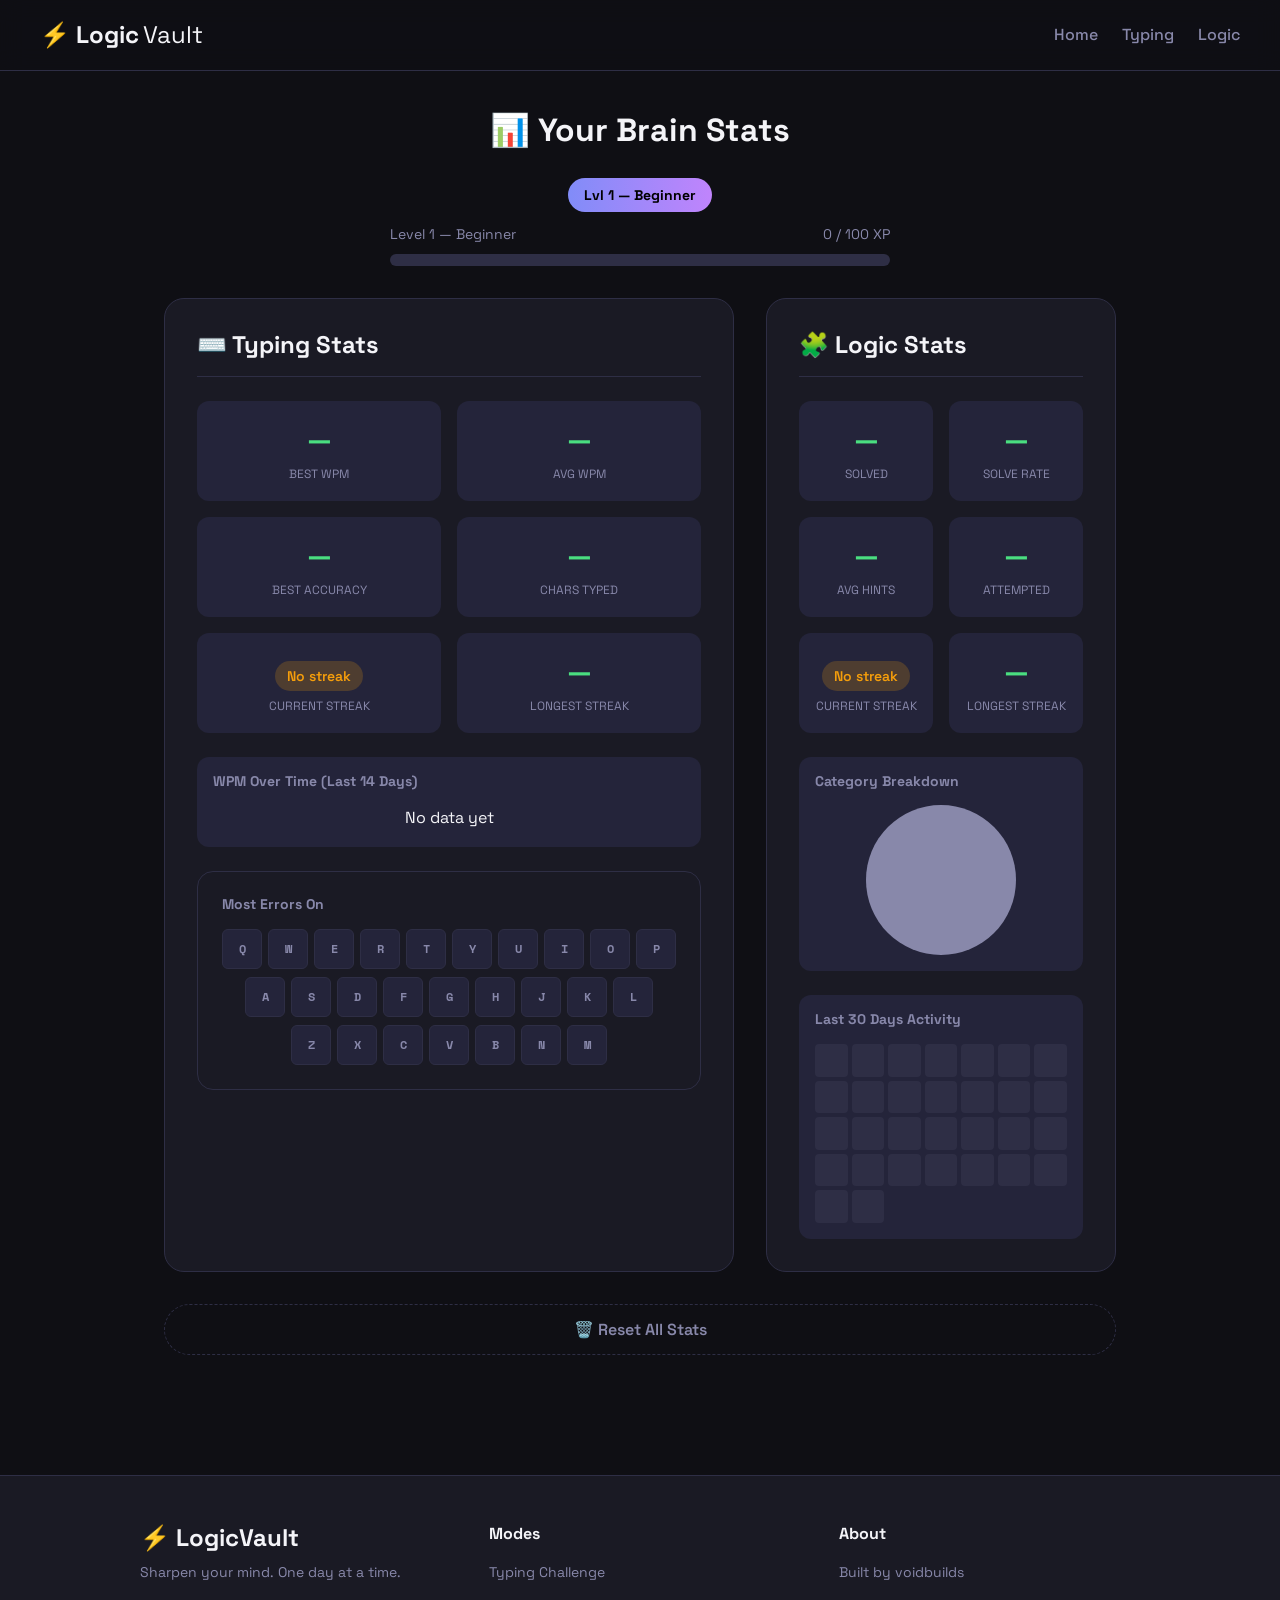
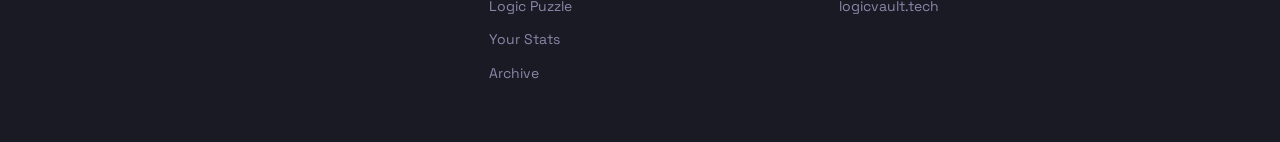
<file: logicvault/stats.html>
<!DOCTYPE html>
<html lang="en">
<head>
  <meta charset="UTF-8">
  <meta name="viewport" content="width=device-width, initial-scale=1.0">
  
  <!-- SEO -->
  <title>Your Stats — LogicVault</title>
  <meta name="description" content="View your LogicVault progress: WPM stats, puzzle solve rate, streaks, and level progression.">
  
  <!-- Open Graph -->
  <meta property="og:title" content="Your Stats — LogicVault">
  <meta property="og:description" content="Track your brain training progress.">
  <meta property="og:type" content="website">
  <meta name="twitter:card" content="summary_large_image">
  
  <!-- Fonts -->
  <link rel="preconnect" href="https://fonts.googleapis.com">
  <link rel="preconnect" href="https://fonts.gstatic.com" crossorigin>
  <link href="https://fonts.googleapis.com/css2?family=Space+Grotesk:wght@400;500;600;700&family=Space+Mono:wght@400;700&display=swap" rel="stylesheet">
  
  <!-- Icons -->
  <link rel="icon" type="image/svg+xml" href="assets/favicon.svg">
  
  <!-- Styles -->
  <link rel="stylesheet" href="css/style.css">
</head>
<body>
  <!-- Navigation -->
  <nav class="nav">
    <div class="nav-container">
      <a href="index.html" class="nav-logo">
        ⚡ Logic<span>Vault</span>
      </a>
      <div class="nav-links">
        <a href="index.html" class="nav-link">Home</a>
        <a href="typing.html" class="nav-link">Typing</a>
        <a href="logic.html" class="nav-link">Logic</a>
      </div>
    </div>
  </nav>

  <!-- Stats Container -->
  <main class="stats-container">
    <!-- Header with Level -->
    <header class="text-center mb-4">
      <h1 class="section-title">📊 Your Brain Stats</h1>
      <div id="level-badge-container"></div>
      <div id="xp-bar-container" style="max-width: 500px; margin: 16px auto;"></div>
    </header>

    <div class="stats-grid">
      <!-- Typing Stats Panel -->
      <div class="stats-panel">
        <div class="panel-header">
          <h2 class="panel-title">⌨️ Typing Stats</h2>
        </div>
        
        <div class="stat-grid">
          <div class="stat-item">
            <div class="stat-item-value" id="typing-best-wpm">—</div>
            <div class="stat-item-label">Best WPM</div>
          </div>
          <div class="stat-item">
            <div class="stat-item-value" id="typing-avg-wpm">—</div>
            <div class="stat-item-label">Avg WPM</div>
          </div>
          <div class="stat-item">
            <div class="stat-item-value" id="typing-best-accuracy">—</div>
            <div class="stat-item-label">Best Accuracy</div>
          </div>
          <div class="stat-item">
            <div class="stat-item-value" id="typing-total-chars">—</div>
            <div class="stat-item-label">Chars Typed</div>
          </div>
          <div class="stat-item">
            <div class="stat-item-value" id="typing-current-streak">—</div>
            <div class="stat-item-label">Current Streak</div>
          </div>
          <div class="stat-item">
            <div class="stat-item-value" id="typing-longest-streak">—</div>
            <div class="stat-item-label">Longest Streak</div>
          </div>
        </div>
        
        <div class="chart-container">
          <h4 class="chart-title">WPM Over Time (Last 14 Days)</h4>
          <div id="typing-wpm-chart"></div>
        </div>
        
        <div class="keyboard-heatmap mt-3">
          <h4 class="chart-title">Most Errors On</h4>
          <div id="typing-keyboard-heatmap"></div>
        </div>
      </div>

      <!-- Logic Stats Panel -->
      <div class="stats-panel">
        <div class="panel-header">
          <h2 class="panel-title">🧩 Logic Stats</h2>
        </div>
        
        <div class="stat-grid">
          <div class="stat-item">
            <div class="stat-item-value" id="logic-solved">—</div>
            <div class="stat-item-label">Solved</div>
          </div>
          <div class="stat-item">
            <div class="stat-item-value" id="logic-solve-rate">—</div>
            <div class="stat-item-label">Solve Rate</div>
          </div>
          <div class="stat-item">
            <div class="stat-item-value" id="logic-avg-hints">—</div>
            <div class="stat-item-label">Avg Hints</div>
          </div>
          <div class="stat-item">
            <div class="stat-item-value" id="logic-attempted">—</div>
            <div class="stat-item-label">Attempted</div>
          </div>
          <div class="stat-item">
            <div class="stat-item-value" id="logic-current-streak">—</div>
            <div class="stat-item-label">Current Streak</div>
          </div>
          <div class="stat-item">
            <div class="stat-item-value" id="logic-longest-streak">—</div>
            <div class="stat-item-label">Longest Streak</div>
          </div>
        </div>
        
        <div class="chart-container">
          <h4 class="chart-title">Category Breakdown</h4>
          <div class="pie-chart" id="logic-category-pie" style="background: conic-gradient(#8888aa 0deg 360deg);"></div>
        </div>
        
        <div class="chart-container mt-3">
          <h4 class="chart-title">Last 30 Days Activity</h4>
          <div id="logic-calendar-heatmap"></div>
        </div>
      </div>
    </div>

    <!-- Ad Slot -->
    <div class="ad-container">
      <script>document.write(renderAdSlot('banner'));</script>
    </div>

    <!-- Reset Button -->
    <button class="btn btn-ghost reset-btn" onclick="handleReset()">
      🗑️ Reset All Stats
    </button>
  </main>

  <!-- Footer -->
  <footer class="footer">
    <div class="footer-content">
      <div class="footer-brand">
        <h3>⚡ LogicVault</h3>
        <p>Sharpen your mind. One day at a time.</p>
      </div>
      
      <div class="footer-links">
        <h4>Modes</h4>
        <ul>
          <li><a href="typing.html">Typing Challenge</a></li>
          <li><a href="logic.html">Logic Puzzle</a></li>
          <li><a href="stats.html">Your Stats</a></li>
          <li><a href="archive.html">Archive</a></li>
        </ul>
      </div>
      
      <div class="footer-links">
        <h4>About</h4>
        <ul>
          <li><a href="#">Built by voidbuilds</a></li>
          <li><a href="https://logicvault.tech" target="_blank">logicvault.tech</a></li>
        </ul>
      </div>
    </div>
  </footer>

  <!-- Scripts -->
  <script src="js/data.js"></script>
  <script src="js/utils.js"></script>
  <script src="js/stats.js"></script>
  
  <script>
    // Initialize stats page
    document.addEventListener('DOMContentLoaded', () => {
      const stats = getStats();
      const levelInfo = getLevel();
      
      // Level badge and XP bar
      document.getElementById('level-badge-container').innerHTML = renderLevelBadge(levelInfo.level);
      document.getElementById('xp-bar-container').innerHTML = renderXPBar(levelInfo.level, levelInfo.xpInCurrentLevel, 100);
      
      // Typing stats
      document.getElementById('typing-best-wpm').textContent = stats.typing.bestWPM > 0 ? stats.typing.bestWPM : '—';
      document.getElementById('typing-avg-wpm').textContent = stats.typing.avgWPM > 0 ? stats.typing.avgWPM : '—';
      document.getElementById('typing-best-accuracy').textContent = stats.typing.bestAccuracy > 0 ? `${stats.typing.bestAccuracy}%` : '—';
      document.getElementById('typing-total-chars').textContent = stats.typing.totalCharsTyped > 0 ? stats.typing.totalCharsTyped.toLocaleString() : '—';
      document.getElementById('typing-current-streak').innerHTML = renderStreakBadge(stats.typing.currentStreak);
      document.getElementById('typing-longest-streak').textContent = stats.typing.longestStreak || '—';
      
      // Typing chart
      const typingHistory = stats.typing.history.slice(0, 14).reverse();
      if (typingHistory.length > 0) {
        const maxValue = Math.max(...typingHistory.map(g => g.wpm), 50);
        const chartData = typingHistory.map(g => ({ value: g.wpm, label: `WPM: ${g.wpm}` }));
        document.getElementById('typing-wpm-chart').innerHTML = generateBarChart(chartData, maxValue);
      } else {
        document.getElementById('typing-wpm-chart').innerHTML = '<p class="text-muted text-center">No data yet</p>';
      }
      
      // Keyboard heatmap placeholder (would need actual key stats from games)
      document.getElementById('typing-keyboard-heatmap').innerHTML = generateKeyboardHeatmap({});
      
      // Logic stats
      document.getElementById('logic-solved').textContent = stats.logic.solved > 0 ? stats.logic.solved : '—';
      document.getElementById('logic-solve-rate').textContent = getSolveRate() > 0 ? `${getSolveRate()}%` : '—';
      document.getElementById('logic-avg-hints').textContent = getAvgHints() > 0 ? getAvgHints() : '—';
      document.getElementById('logic-attempted').textContent = stats.logic.history.length > 0 ? stats.logic.history.length : '—';
      document.getElementById('logic-current-streak').innerHTML = renderStreakBadge(stats.logic.currentStreak);
      document.getElementById('logic-longest-streak').textContent = stats.logic.longestStreak || '—';
      
      // Category pie chart
      const breakdown = getCategoryBreakdown();
      if (Object.keys(breakdown).length > 0) {
        const gradient = generatePieChart(breakdown);
        document.getElementById('logic-category-pie').style.background = gradient;
      }
      
      // Calendar heatmap
      const logicHistory = stats.logic.history;
      const statuses = [];
      
      // Generate last 30 days
      for (let i = 29; i >= 0; i--) {
        const date = new Date();
        date.setDate(date.getDate() - i);
        const dateStr = date.toISOString().split('T')[0];
        
        const game = logicHistory.find(g => g.date.startsWith(dateStr));
        if (game) {
          statuses.push(game.solved ? 'solved' : 'failed');
        } else {
          statuses.push('missed');
        }
      }
      
      document.getElementById('logic-calendar-heatmap').innerHTML = generateCalendarHeatmap(statuses);
    });
    
    // Handle reset
    function handleReset() {
      if (resetAllStats()) {
        showToast('Stats reset successfully!', 'success');
        setTimeout(() => {
          window.location.reload();
        }, 1000);
      }
    }
  </script>
</body>
</html>
</file>
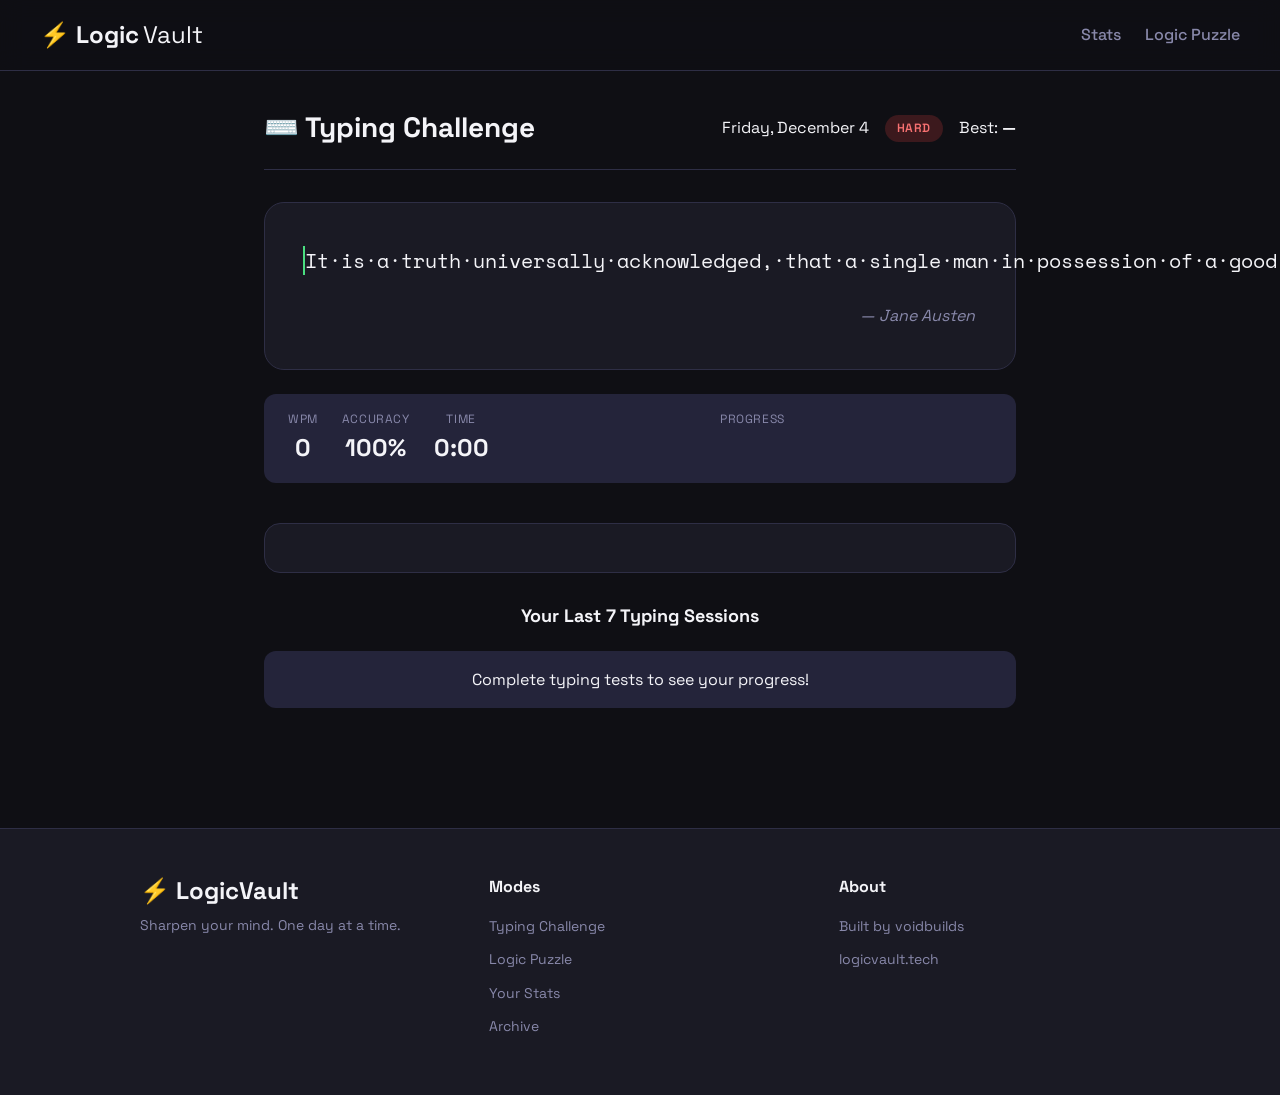
<file: logicvault/typing.html>
<!DOCTYPE html>
<html lang="en">
<head>
  <meta charset="UTF-8">
  <meta name="viewport" content="width=device-width, initial-scale=1.0">
  
  <!-- SEO -->
  <title>Daily Typing Speed Test — LogicVault</title>
  <meta name="description" content="Take today's free typing speed test. Measure your WPM and accuracy with a new quote every day. Track your progress and build your streak.">
  
  <!-- Open Graph -->
  <meta property="og:title" content="Daily Typing Speed Test — LogicVault">
  <meta property="og:description" content="Test your typing speed with today's quote!">
  <meta property="og:type" content="website">
  <meta name="twitter:card" content="summary_large_image">
  
  <!-- Fonts -->
  <link rel="preconnect" href="https://fonts.googleapis.com">
  <link rel="preconnect" href="https://fonts.gstatic.com" crossorigin>
  <link href="https://fonts.googleapis.com/css2?family=Space+Grotesk:wght@400;500;600;700&family=Space+Mono:wght@400;700&display=swap" rel="stylesheet">
  
  <!-- Icons -->
  <link rel="icon" type="image/svg+xml" href="assets/favicon.svg">
  
  <!-- Styles -->
  <link rel="stylesheet" href="css/style.css">
</head>
<body>
  <!-- Navigation -->
  <nav class="nav">
    <div class="nav-container">
      <a href="index.html" class="nav-logo">
        ⚡ Logic<span>Vault</span>
      </a>
      <div class="nav-links">
        <a href="stats.html" class="nav-link">Stats</a>
        <a href="logic.html" class="nav-link">Logic Puzzle</a>
      </div>
    </div>
  </nav>

  <!-- Typing Challenge Container -->
  <main class="typing-container">
    <!-- Header -->
    <header class="typing-header">
      <h1 class="typing-title">⌨️ Typing Challenge</h1>
      <div class="typing-meta">
        <span id="current-date"></span>
        <span id="difficulty-badge" class="difficulty-badge">—</span>
        <span class="text-muted">Best: <strong id="best-wpm">—</strong></span>
      </div>
    </header>

    <!-- Quote Box -->
    <div class="quote-box" id="quote-box">
      <div class="quote-text" id="quote-text">
        <!-- Characters rendered by JS -->
      </div>
      <div class="quote-author" id="quote-author"></div>
      
      <!-- Hidden input for capturing keystrokes -->
      <input 
        type="text" 
        id="hidden-input" 
        style="opacity: 0; position: absolute; pointer-events: none; font-size: 16px;"
        autocomplete="off"
        autocorrect="off"
        autocapitalize="off"
        spellcheck="false"
      >
    </div>

    <!-- Live Stats Bar -->
    <div class="live-stats" id="live-stats">
      <div class="live-stat">
        <span class="live-stat-label">WPM</span>
        <span class="live-stat-value" id="live-wpm">0</span>
      </div>
      <div class="live-stat">
        <span class="live-stat-label">Accuracy</span>
        <span class="live-stat-value" id="live-accuracy">100%</span>
      </div>
      <div class="live-stat">
        <span class="live-stat-label">Time</span>
        <span class="live-stat-value" id="live-time">0:00</span>
      </div>
      <div class="live-stat" style="flex: 1;">
        <span class="live-stat-label">Progress</span>
        <div class="progress-bar">
          <div class="progress-fill" id="progress-fill" style="width: 0%"></div>
        </div>
      </div>
    </div>

    <!-- Keyboard Heatmap (shown after completion) -->
    <div class="keyboard-heatmap" id="keyboard-container"></div>

    <!-- Ad Slot -->
    <div class="ad-container">
      <script>document.write(renderAdSlot('banner'));</script>
    </div>

    <!-- Past Scores Section -->
    <section class="mt-4">
      <h3 class="keyboard-title">Your Last 7 Typing Sessions</h3>
      <div class="chart-container" id="past-scores-chart">
        <!-- Populated by JS -->
      </div>
    </section>
  </main>

  <!-- Footer -->
  <footer class="footer">
    <div class="footer-content">
      <div class="footer-brand">
        <h3>⚡ LogicVault</h3>
        <p>Sharpen your mind. One day at a time.</p>
      </div>
      
      <div class="footer-links">
        <h4>Modes</h4>
        <ul>
          <li><a href="typing.html">Typing Challenge</a></li>
          <li><a href="logic.html">Logic Puzzle</a></li>
          <li><a href="stats.html">Your Stats</a></li>
          <li><a href="archive.html">Archive</a></li>
        </ul>
      </div>
      
      <div class="footer-links">
        <h4>About</h4>
        <ul>
          <li><a href="#">Built by voidbuilds</a></li>
          <li><a href="https://logicvault.tech" target="_blank">logicvault.tech</a></li>
        </ul>
      </div>
    </div>
  </footer>

  <!-- Scripts -->
  <script src="js/data.js"></script>
  <script src="js/utils.js"></script>
  <script src="js/stats.js"></script>
  <script src="js/typing.js"></script>
  
  <script>
    // Show past scores chart
    document.addEventListener('DOMContentLoaded', () => {
      const recentGames = getRecentGames('typing', 7);
      
      if (recentGames.length === 0) {
        document.getElementById('past-scores-chart').innerHTML = '<p class="text-center text-muted">Complete typing tests to see your progress!</p>';
        return;
      }
      
      const maxValue = Math.max(...recentGames.map(g => g.wpm), 100);
      const chartData = recentGames.map(g => ({ value: g.wpm, label: `WPM: ${g.wpm}` }));
      
      document.getElementById('past-scores-chart').innerHTML = generateBarChart(chartData.reverse(), maxValue);
    });
  </script>
</body>
</html>
</file>
<file: logicvault/css/style.css>
/* ========================================
   LOGICVAULT — GLOBAL STYLESHEET
   Gamified, colorful, modern design
   ======================================== */

/* CSS RESET */
*, *::before, *::after {
  box-sizing: border-box;
  margin: 0;
  padding: 0;
}

html {
  font-size: 16px;
  scroll-behavior: smooth;
}

body {
  font-family: 'Space Grotesk', sans-serif;
  background: var(--bg);
  color: var(--text);
  line-height: 1.6;
  min-height: 100vh;
  overflow-x: hidden;
}

/* COLOR VARIABLES */
:root {
  --bg:           #0f0f14;
  --surface:      #1a1a24;
  --surface2:     #24243a;
  --border:       #2e2e45;
  --text:         #f4f4f8;
  --muted:        #8888aa;

  /* Mode colors */
  --typing:       #4ade80;
  --typing-dark:  #166534;
  --logic:        #f59e0b;
  --logic-dark:   #78350f;

  /* Gamification */
  --xp:           #818cf8;
  --correct:      #4ade80;
  --wrong:        #f87171;
  --warning:      #fbbf24;

  /* Gradients */
  --grad-typing:  linear-gradient(135deg, #4ade80, #22d3ee);
  --grad-logic:   linear-gradient(135deg, #f59e0b, #ef4444);
  --grad-hero:    linear-gradient(135deg, #1a1a24 0%, #0f0f14 100%);
  --grad-xp:      linear-gradient(90deg, #818cf8, #c084fc);
}

/* TYPOGRAPHY */
h1, h2, h3, h4, h5, h6 {
  font-weight: 700;
  line-height: 1.2;
  color: var(--text);
}

.space-mono {
  font-family: 'Space Mono', monospace;
}

/* LINKS */
a {
  color: var(--typing);
  text-decoration: none;
  transition: color 0.2s ease;
}

a:hover {
  color: var(--xp);
}

/* BUTTONS */
.btn {
  display: inline-flex;
  align-items: center;
  justify-content: center;
  gap: 8px;
  padding: 14px 28px;
  border-radius: 9999px;
  font-family: 'Space Grotesk', sans-serif;
  font-size: 16px;
  font-weight: 600;
  border: none;
  cursor: pointer;
  transition: all 0.2s ease;
  text-decoration: none;
}

.btn-primary {
  background: var(--grad-typing);
  color: #000;
  box-shadow: 0 4px 14px rgba(74, 222, 128, 0.3);
}

.btn-primary:hover {
  transform: translateY(-2px);
  box-shadow: 0 6px 20px rgba(74, 222, 128, 0.4);
}

.btn-logic {
  background: var(--grad-logic);
  color: #000;
  box-shadow: 0 4px 14px rgba(245, 158, 11, 0.3);
}

.btn-logic:hover {
  transform: translateY(-2px);
  box-shadow: 0 6px 20px rgba(245, 158, 11, 0.4);
}

.btn-secondary {
  background: var(--surface2);
  color: var(--text);
  border: 1px solid var(--border);
}

.btn-secondary:hover {
  background: var(--border);
}

.btn-ghost {
  background: transparent;
  color: var(--muted);
  border: 1px dashed var(--border);
}

.btn-ghost:hover {
  border-color: var(--typing);
  color: var(--typing);
}

.btn-small {
  padding: 8px 16px;
  font-size: 14px;
}

.btn-large {
  padding: 18px 36px;
  font-size: 18px;
}

/* NAVIGATION */
.nav {
  position: sticky;
  top: 0;
  z-index: 1000;
  background: rgba(15, 15, 20, 0.85);
  backdrop-filter: blur(12px);
  border-bottom: 1px solid var(--border);
  padding: 16px 24px;
}

.nav-container {
  max-width: 1200px;
  margin: 0 auto;
  display: flex;
  justify-content: space-between;
  align-items: center;
}

.nav-logo {
  font-family: 'Space Grotesk', sans-serif;
  font-size: 24px;
  font-weight: 700;
  color: var(--text);
  display: flex;
  align-items: center;
  gap: 4px;
}

.nav-logo span {
  font-weight: 400;
}

.nav-links {
  display: flex;
  gap: 24px;
  align-items: center;
}

.nav-link {
  color: var(--muted);
  font-weight: 500;
  transition: color 0.2s ease;
}

.nav-link:hover {
  color: var(--text);
}

/* HERO SECTION */
.hero {
  position: relative;
  padding: 80px 24px;
  background: var(--grad-hero);
  overflow: hidden;
}

.hero-bg-shapes {
  position: absolute;
  inset: 0;
  overflow: hidden;
  pointer-events: none;
}

.shape {
  position: absolute;
  opacity: 0.1;
  animation: float-a 8s ease-in-out infinite;
}

.shape-circle {
  width: 200px;
  height: 200px;
  border-radius: 50%;
  background: var(--typing);
  top: 10%;
  left: 10%;
}

.shape-triangle {
  width: 0;
  height: 0;
  border-left: 100px solid transparent;
  border-right: 100px solid transparent;
  border-bottom: 173px solid var(--logic);
  top: 60%;
  right: 15%;
  animation: float-b 10s ease-in-out infinite;
}

.shape-square {
  width: 150px;
  height: 150px;
  background: var(--xp);
  bottom: 20%;
  left: 30%;
  animation: float-a 12s ease-in-out infinite reverse;
}

.hero-content {
  position: relative;
  max-width: 800px;
  margin: 0 auto;
  text-align: center;
}

.hero h1 {
  font-size: 64px;
  margin-bottom: 16px;
  background: linear-gradient(135deg, var(--text) 0%, var(--muted) 100%);
  -webkit-background-clip: text;
  -webkit-text-fill-color: transparent;
  background-clip: text;
}

.hero-sub {
  font-size: 20px;
  color: var(--muted);
  margin-bottom: 32px;
}

.hero-stats-bar {
  display: flex;
  justify-content: center;
  gap: 32px;
  padding: 16px 24px;
  background: var(--surface);
  border-radius: 12px;
  border: 1px solid var(--border);
  margin-top: 32px;
}

.hero-stat {
  display: flex;
  align-items: center;
  gap: 8px;
  color: var(--muted);
}

.hero-stat strong {
  color: var(--text);
}

/* MODE PICKER */
.mode-picker {
  max-width: 1000px;
  margin: 0 auto;
  padding: 60px 24px;
}

.mode-cards {
  display: grid;
  grid-template-columns: repeat(2, 1fr);
  gap: 32px;
}

.mode-card {
  padding: 40px;
  border-radius: 20px;
  border: 2px solid;
  transition: all 0.3s ease;
  cursor: pointer;
}

.mode-card:hover {
  transform: translateY(-4px);
}

.mode-card--typing {
  background: linear-gradient(135deg, rgba(74, 222, 128, 0.1) 0%, rgba(34, 211, 238, 0.05) 100%);
  border-color: var(--typing);
}

.mode-card--logic {
  background: linear-gradient(135deg, rgba(245, 158, 11, 0.1) 0%, rgba(239, 68, 68, 0.05) 100%);
  border-color: var(--logic);
}

.mode-card-icon {
  font-size: 48px;
  margin-bottom: 16px;
}

.mode-card-title {
  font-size: 32px;
  font-weight: 700;
  margin-bottom: 8px;
}

.mode-card-sub {
  color: var(--muted);
  margin-bottom: 24px;
}

.mode-card-stats {
  display: flex;
  gap: 16px;
  margin-bottom: 24px;
  padding: 12px;
  background: var(--surface);
  border-radius: 8px;
}

.mode-card-stat {
  font-size: 14px;
  color: var(--muted);
}

.mode-card-stat strong {
  color: var(--text);
}

.difficulty-badge {
  display: inline-block;
  padding: 4px 12px;
  border-radius: 9999px;
  font-size: 12px;
  font-weight: 600;
  text-transform: uppercase;
  letter-spacing: 0.05em;
}

.difficulty-easy {
  background: rgba(74, 222, 128, 0.2);
  color: var(--typing);
}

.difficulty-medium {
  background: rgba(245, 158, 11, 0.2);
  color: var(--logic);
}

.difficulty-hard {
  background: rgba(239, 68, 68, 0.2);
  color: var(--wrong);
}

.streak-badge {
  display: inline-flex;
  align-items: center;
  gap: 4px;
  padding: 4px 12px;
  border-radius: 9999px;
  background: rgba(245, 158, 11, 0.2);
  color: var(--logic);
  font-weight: 600;
  font-size: 14px;
}

.streak-badge.glowing {
  animation: streak-glow 2s ease-in-out infinite;
}

@keyframes streak-glow {
  0%, 100% { box-shadow: 0 0 10px rgba(245, 158, 11, 0.3); }
  50% { box-shadow: 0 0 20px rgba(245, 158, 11, 0.6); }
}

/* HOW IT WORKS */
.how-it-works {
  max-width: 1000px;
  margin: 0 auto;
  padding: 60px 24px;
}

.steps {
  display: grid;
  grid-template-columns: repeat(3, 1fr);
  gap: 32px;
}

.step {
  text-align: center;
  padding: 32px;
  background: var(--surface);
  border-radius: 16px;
  border: 1px solid var(--border);
}

.step-icon {
  font-size: 40px;
  margin-bottom: 16px;
}

.step-title {
  font-size: 20px;
  font-weight: 600;
  margin-bottom: 8px;
}

.step-desc {
  color: var(--muted);
  font-size: 14px;
}

/* STATS PREVIEW */
.stats-preview {
  max-width: 1000px;
  margin: 0 auto;
  padding: 60px 24px;
}

.section-title {
  font-size: 32px;
  text-align: center;
  margin-bottom: 32px;
}

.stat-boxes {
  display: grid;
  grid-template-columns: repeat(4, 1fr);
  gap: 24px;
}

.stat-box {
  padding: 24px;
  background: var(--surface);
  border-radius: 16px;
  border: 1px solid var(--border);
  text-align: center;
}

.stat-box-value {
  font-size: 36px;
  font-weight: 700;
  color: var(--typing);
  margin-bottom: 8px;
}

.stat-box-label {
  color: var(--muted);
  font-size: 14px;
}

/* ARCHIVE TEASER */
.archive-teaser {
  max-width: 1000px;
  margin: 0 auto;
  padding: 60px 24px;
}

.teaser-cards {
  display: grid;
  grid-template-columns: repeat(3, 1fr);
  gap: 16px;
}

.teaser-card {
  padding: 20px;
  background: var(--surface);
  border-radius: 12px;
  border: 1px solid var(--border);
}

.teaser-card-title {
  font-size: 14px;
  font-weight: 600;
  margin-bottom: 8px;
}

.teaser-card-meta {
  font-size: 12px;
  color: var(--muted);
}

/* FOOTER */
.footer {
  background: var(--surface);
  border-top: 1px solid var(--border);
  padding: 48px 24px;
  margin-top: 80px;
}

.footer-content {
  max-width: 1000px;
  margin: 0 auto;
  display: grid;
  grid-template-columns: repeat(3, 1fr);
  gap: 48px;
}

.footer-brand h3 {
  font-size: 24px;
  margin-bottom: 8px;
}

.footer-brand p {
  color: var(--muted);
  font-size: 14px;
}

.footer-links h4 {
  font-size: 16px;
  margin-bottom: 16px;
}

.footer-links ul {
  list-style: none;
}

.footer-links li {
  margin-bottom: 8px;
}

.footer-links a {
  color: var(--muted);
  font-size: 14px;
}

.footer-links a:hover {
  color: var(--text);
}

.social-share {
  display: flex;
  gap: 12px;
  margin-top: 16px;
}

.social-btn {
  width: 40px;
  height: 40px;
  border-radius: 50%;
  background: var(--surface2);
  border: 1px solid var(--border);
  display: flex;
  align-items: center;
  justify-content: center;
  color: var(--muted);
  transition: all 0.2s ease;
}

.social-btn:hover {
  background: var(--typing);
  color: #000;
}

/* TYPING PAGE */
.typing-container {
  max-width: 800px;
  margin: 0 auto;
  padding: 40px 24px;
}

.typing-header {
  display: flex;
  justify-content: space-between;
  align-items: center;
  margin-bottom: 32px;
  padding-bottom: 24px;
  border-bottom: 1px solid var(--border);
}

.typing-title {
  font-size: 28px;
  display: flex;
  align-items: center;
  gap: 12px;
}

.typing-meta {
  display: flex;
  gap: 16px;
  align-items: center;
}

.quote-box {
  padding: 40px;
  background: var(--surface);
  border-radius: 20px;
  border: 1px solid var(--border);
  margin-bottom: 24px;
  cursor: text;
  position: relative;
}

.quote-box:focus-within {
  border-color: var(--typing);
  box-shadow: 0 0 0 3px rgba(74, 222, 128, 0.1);
}

.quote-text {
  font-family: 'Space Mono', monospace;
  font-size: 20px;
  line-height: 1.8;
}

.quote-char {
  transition: all 0.1s ease;
  border-radius: 2px;
}

.quote-char.correct {
  color: var(--correct);
  animation: char-correct 0.3s ease;
}

.quote-char.wrong {
  color: var(--wrong);
  background: rgba(248, 113, 113, 0.2);
}

.quote-char.current {
  position: relative;
}

.quote-char.current::before {
  content: '';
  position: absolute;
  left: -2px;
  top: 0;
  bottom: 0;
  width: 2px;
  background: var(--typing);
  animation: blink 1s ease-in-out infinite;
}

@keyframes blink {
  0%, 100% { opacity: 1; }
  50% { opacity: 0; }
}

.quote-author {
  margin-top: 24px;
  font-style: italic;
  color: var(--muted);
  text-align: right;
}

.live-stats {
  display: flex;
  gap: 24px;
  padding: 16px 24px;
  background: var(--surface2);
  border-radius: 12px;
  margin-bottom: 24px;
}

.live-stat {
  display: flex;
  flex-direction: column;
  align-items: center;
}

.live-stat-label {
  font-size: 12px;
  color: var(--muted);
  text-transform: uppercase;
  letter-spacing: 0.05em;
}

.live-stat-value {
  font-size: 24px;
  font-weight: 700;
  color: var(--text);
}

.progress-bar {
  flex: 1;
  height: 8px;
  background: var(--border);
  border-radius: 4px;
  overflow: hidden;
  margin-top: 8px;
}

.progress-fill {
  height: 100%;
  background: var(--grad-typing);
  transition: width 0.3s ease;
}

/* COMPLETION SCREEN */
.completion-screen {
  text-align: center;
  padding: 40px;
  background: var(--surface);
  border-radius: 20px;
  border: 1px solid var(--border);
  position: relative;
  overflow: hidden;
}

.confetti-container {
  position: absolute;
  inset: 0;
  pointer-events: none;
  overflow: hidden;
}

.confetti {
  position: absolute;
  width: 10px;
  height: 10px;
  animation: confetti-fall 3s ease-out forwards;
}

@keyframes confetti-fall {
  0% {
    transform: translateY(-100px) rotate(0deg);
    opacity: 1;
  }
  100% {
    transform: translateY(400px) rotate(720deg);
    opacity: 0;
  }
}

.result-card {
  position: relative;
  z-index: 1;
}

.result-title {
  font-size: 24px;
  margin-bottom: 24px;
  display: flex;
  align-items: center;
  justify-content: center;
  gap: 8px;
}

.result-wpm {
  font-size: 72px;
  font-weight: 700;
  color: var(--typing);
  line-height: 1;
  margin-bottom: 8px;
}

.result-label {
  font-size: 18px;
  color: var(--muted);
  margin-bottom: 24px;
}

.result-details {
  display: grid;
  grid-template-columns: repeat(3, 1fr);
  gap: 16px;
  margin-bottom: 24px;
  padding: 24px;
  background: var(--surface2);
  border-radius: 12px;
}

.result-detail {
  text-align: center;
}

.result-detail-value {
  font-size: 24px;
  font-weight: 700;
  color: var(--text);
}

.result-detail-label {
  font-size: 12px;
  color: var(--muted);
  text-transform: uppercase;
}

.result-xp {
  display: inline-flex;
  align-items: center;
  gap: 8px;
  padding: 8px 16px;
  background: rgba(129, 140, 248, 0.2);
  border-radius: 9999px;
  color: var(--xp);
  font-weight: 600;
  margin-bottom: 16px;
}

.result-actions {
  display: flex;
  gap: 12px;
  justify-content: center;
  flex-wrap: wrap;
  margin-top: 24px;
}

/* KEYBOARD HEATMAP */
.keyboard-heatmap {
  margin-top: 40px;
  padding: 24px;
  background: var(--surface);
  border-radius: 16px;
  border: 1px solid var(--border);
}

.keyboard-title {
  font-size: 18px;
  margin-bottom: 16px;
  text-align: center;
}

.keyboard {
  display: flex;
  flex-direction: column;
  gap: 8px;
  max-width: 600px;
  margin: 0 auto;
}

.keyboard-row {
  display: flex;
  justify-content: center;
  gap: 6px;
}

.key {
  width: 40px;
  height: 40px;
  display: flex;
  align-items: center;
  justify-content: center;
  background: var(--surface2);
  border: 1px solid var(--border);
  border-radius: 6px;
  font-family: 'Space Mono', monospace;
  font-size: 12px;
  font-weight: 600;
  color: var(--muted);
  transition: all 0.2s ease;
}

.key.good {
  background: rgba(74, 222, 128, 0.3);
  border-color: var(--correct);
  color: var(--correct);
}

.key.bad {
  background: rgba(248, 113, 113, 0.3);
  border-color: var(--wrong);
  color: var(--wrong);
}

.key.wide {
  width: 60px;
}

/* LOGIC PAGE */
.logic-container {
  max-width: 700px;
  margin: 0 auto;
  padding: 40px 24px;
}

.logic-header {
  display: flex;
  justify-content: space-between;
  align-items: center;
  margin-bottom: 32px;
  padding-bottom: 24px;
  border-bottom: 1px solid var(--border);
}

.logic-title {
  font-size: 28px;
  display: flex;
  align-items: center;
  gap: 12px;
}

.puzzle-card {
  padding: 40px;
  background: var(--surface);
  border-radius: 20px;
  border: 1px solid var(--border);
  margin-bottom: 24px;
  position: relative;
}

.puzzle-category-badge {
  position: absolute;
  top: 24px;
  right: 24px;
  padding: 6px 12px;
  background: var(--surface2);
  border-radius: 8px;
  font-size: 12px;
  font-weight: 600;
  color: var(--muted);
  text-transform: uppercase;
}

.puzzle-question {
  font-size: 22px;
  line-height: 1.7;
  margin-bottom: 32px;
}

.hint-system {
  margin-bottom: 32px;
}

.hint-buttons {
  display: flex;
  gap: 12px;
  margin-bottom: 16px;
}

.hint-btn {
  padding: 10px 20px;
  background: var(--surface2);
  border: 1px solid var(--border);
  border-radius: 8px;
  color: var(--muted);
  font-family: 'Space Grotesk', sans-serif;
  font-size: 14px;
  font-weight: 600;
  cursor: pointer;
  transition: all 0.2s ease;
}

.hint-btn:not(:disabled):hover {
  border-color: var(--logic);
  color: var(--logic);
}

.hint-btn:disabled {
  opacity: 0.5;
  cursor: not-allowed;
}

.hint-btn.used {
  background: rgba(245, 158, 11, 0.2);
  border-color: var(--logic);
  color: var(--logic);
}

.hint-text {
  padding: 16px;
  background: var(--surface2);
  border-radius: 8px;
  margin-bottom: 8px;
  color: var(--muted);
  font-size: 14px;
  animation: slide-down 0.3s ease;
}

@keyframes slide-down {
  from {
    opacity: 0;
    transform: translateY(-10px);
  }
  to {
    opacity: 1;
    transform: translateY(0);
  }
}

.answer-section {
  margin-top: 32px;
}

.answer-input {
  width: 100%;
  padding: 16px;
  background: var(--surface2);
  border: 1px solid var(--border);
  border-radius: 12px;
  color: var(--text);
  font-family: 'Space Grotesk', sans-serif;
  font-size: 16px;
  resize: vertical;
  min-height: 100px;
  margin-bottom: 16px;
}

.answer-input:focus {
  outline: none;
  border-color: var(--logic);
  box-shadow: 0 0 0 3px rgba(245, 158, 11, 0.1);
}

.reveal-section {
  margin-top: 32px;
  padding: 24px;
  background: rgba(74, 222, 128, 0.1);
  border: 1px solid var(--correct);
  border-radius: 12px;
  animation: slide-down 0.3s ease;
}

.reveal-answer {
  font-size: 18px;
  line-height: 1.6;
  margin-bottom: 16px;
}

.reveal-actions {
  display: flex;
  gap: 12px;
}

.shake {
  animation: shake 0.5s ease;
}

@keyframes shake {
  0%, 100% { transform: translateX(0); }
  20% { transform: translateX(-8px); }
  40% { transform: translateX(8px); }
  60% { transform: translateX(-4px); }
  80% { transform: translateX(4px); }
}

/* STATS PAGE */
.stats-container {
  max-width: 1000px;
  margin: 0 auto;
  padding: 40px 24px;
}

.stats-grid {
  display: grid;
  grid-template-columns: repeat(2, 1fr);
  gap: 32px;
}

.stats-panel {
  padding: 32px;
  background: var(--surface);
  border-radius: 20px;
  border: 1px solid var(--border);
}

.panel-header {
  display: flex;
  align-items: center;
  gap: 12px;
  margin-bottom: 24px;
  padding-bottom: 16px;
  border-bottom: 1px solid var(--border);
}

.panel-title {
  font-size: 24px;
}

.level-badge {
  margin-left: auto;
  padding: 8px 16px;
  background: var(--grad-xp);
  border-radius: 9999px;
  color: #000;
  font-weight: 700;
  font-size: 14px;
}

.xp-bar-container {
  margin-bottom: 24px;
}

.xp-bar-label {
  display: flex;
  justify-content: space-between;
  margin-bottom: 8px;
  font-size: 14px;
  color: var(--muted);
}

.xp-bar {
  height: 12px;
  background: var(--border);
  border-radius: 6px;
  overflow: hidden;
}

.xp-fill {
  height: 100%;
  background: var(--grad-xp);
  transition: width 0.5s ease;
}

.stat-grid {
  display: grid;
  grid-template-columns: repeat(2, 1fr);
  gap: 16px;
  margin-bottom: 24px;
}

.stat-item {
  padding: 16px;
  background: var(--surface2);
  border-radius: 12px;
  text-align: center;
}

.stat-item-value {
  font-size: 28px;
  font-weight: 700;
  color: var(--typing);
}

.stat-item-label {
  font-size: 12px;
  color: var(--muted);
  text-transform: uppercase;
  margin-top: 4px;
}

.chart-container {
  margin-top: 24px;
  padding: 16px;
  background: var(--surface2);
  border-radius: 12px;
}

.chart-title {
  font-size: 14px;
  color: var(--muted);
  margin-bottom: 16px;
}

.bar-chart {
  display: flex;
  align-items: flex-end;
  gap: 8px;
  height: 100px;
}

.bar {
  flex: 1;
  background: var(--grad-typing);
  border-radius: 4px 4px 0 0;
  min-width: 20px;
  transition: height 0.3s ease;
}

.bar.low { background: var(--wrong); }
.bar.medium { background: var(--logic); }
.bar.high { background: var(--correct); }

.calendar-heatmap {
  display: grid;
  grid-template-columns: repeat(7, 1fr);
  gap: 4px;
  margin-top: 16px;
}

.heatmap-cell {
  aspect-ratio: 1;
  background: var(--surface2);
  border-radius: 4px;
}

.heatmap-cell.solved {
  background: var(--correct);
}

.heatmap-cell.failed {
  background: var(--wrong);
}

.heatmap-cell.missed {
  background: var(--border);
}

.pie-chart {
  width: 150px;
  height: 150px;
  border-radius: 50%;
  margin: 0 auto;
}

.reset-btn {
  margin-top: 32px;
  width: 100%;
}

/* ARCHIVE PAGE */
.archive-container {
  max-width: 1000px;
  margin: 0 auto;
  padding: 40px 24px;
}

.archive-tabs {
  display: flex;
  gap: 8px;
  margin-bottom: 32px;
  border-bottom: 1px solid var(--border);
  padding-bottom: 16px;
}

.tab-btn {
  padding: 12px 24px;
  background: transparent;
  border: none;
  color: var(--muted);
  font-family: 'Space Grotesk', sans-serif;
  font-size: 16px;
  font-weight: 600;
  cursor: pointer;
  border-radius: 8px;
  transition: all 0.2s ease;
}

.tab-btn.active {
  background: var(--surface2);
  color: var(--text);
}

.search-bar {
  width: 100%;
  padding: 16px;
  background: var(--surface);
  border: 1px solid var(--border);
  border-radius: 12px;
  color: var(--text);
  font-family: 'Space Grotesk', sans-serif;
  font-size: 16px;
  margin-bottom: 32px;
}

.search-bar:focus {
  outline: none;
  border-color: var(--typing);
}

.archive-list {
  display: flex;
  flex-direction: column;
  gap: 16px;
}

.archive-item {
  display: flex;
  justify-content: space-between;
  align-items: center;
  padding: 20px;
  background: var(--surface);
  border-radius: 12px;
  border: 1px solid var(--border);
}

.archive-item-info {
  flex: 1;
}

.archive-item-title {
  font-size: 16px;
  font-weight: 600;
  margin-bottom: 4px;
}

.archive-item-meta {
  font-size: 12px;
  color: var(--muted);
}

.archive-item-action {
  margin-left: 16px;
}

.score-badge {
  padding: 4px 12px;
  border-radius: 9999px;
  font-size: 12px;
  font-weight: 600;
}

.score-badge.good {
  background: rgba(74, 222, 128, 0.2);
  color: var(--correct);
}

.score-badge.bad {
  background: rgba(248, 113, 113, 0.2);
  color: var(--wrong);
}

/* 404 PAGE */
.error-container {
  max-width: 600px;
  margin: 0 auto;
  padding: 80px 24px;
  text-align: center;
}

.error-code {
  font-size: 120px;
  font-weight: 700;
  color: var(--surface2);
  line-height: 1;
  margin-bottom: 24px;
}

.error-title {
  font-size: 32px;
  margin-bottom: 16px;
}

.error-desc {
  color: var(--muted);
  margin-bottom: 32px;
}

.riddle-box {
  padding: 24px;
  background: var(--surface);
  border-radius: 12px;
  border: 1px solid var(--border);
  margin-bottom: 32px;
  text-align: left;
}

.riddle-question {
  font-size: 16px;
  margin-bottom: 16px;
}

.riddle-answer {
  color: var(--muted);
  font-size: 14px;
}

/* AD SLOT */
.ad-slot {
  /* Styles defined in renderAdSlot function */
}

/* TOAST NOTIFICATION */
.toast-container {
  position: fixed;
  bottom: 24px;
  right: 24px;
  z-index: 9999;
}

.toast {
  padding: 16px 24px;
  border-radius: 12px;
  color: #fff;
  font-weight: 600;
  margin-top: 8px;
  animation: slide-up 0.3s ease;
  box-shadow: 0 4px 14px rgba(0, 0, 0, 0.3);
}

@keyframes slide-up {
  from {
    opacity: 0;
    transform: translateY(20px);
  }
  to {
    opacity: 1;
    transform: translateY(0);
  }
}

.toast-success {
  background: var(--correct);
}

.toast-error {
  background: var(--wrong);
}

.toast-info {
  background: var(--xp);
}

/* RESPONSIVE */
@media (max-width: 768px) {
  .hero h1 {
    font-size: 36px;
  }

  .mode-cards {
    grid-template-columns: 1fr;
  }

  .steps {
    grid-template-columns: 1fr;
  }

  .stat-boxes {
    grid-template-columns: repeat(2, 1fr);
  }

  .footer-content {
    grid-template-columns: 1fr;
    gap: 32px;
  }

  .stats-grid {
    grid-template-columns: 1fr;
  }

  .result-details {
    grid-template-columns: 1fr;
  }

  .keyboard {
    transform: scale(0.85);
  }

  .nav-links {
    gap: 12px;
  }

  .teaser-cards {
    grid-template-columns: 1fr;
  }

  .archive-item {
    flex-direction: column;
    align-items: flex-start;
    gap: 12px;
  }

  .archive-item-action {
    margin-left: 0;
  }

  .hero-stats-bar {
    flex-direction: column;
    gap: 16px;
  }

  .typing-header,
  .logic-header {
    flex-direction: column;
    gap: 16px;
    align-items: flex-start;
  }

  .live-stats {
    flex-wrap: wrap;
  }

  .hint-buttons {
    flex-wrap: wrap;
  }
}

/* UTILITIES */
.text-center { text-align: center; }
.mt-1 { margin-top: 8px; }
.mt-2 { margin-top: 16px; }
.mt-3 { margin-top: 24px; }
.mt-4 { margin-top: 32px; }
.mb-1 { margin-bottom: 8px; }
.mb-2 { margin-bottom: 16px; }
.mb-3 { margin-bottom: 24px; }
.mb-4 { margin-bottom: 32px; }
.hidden { display: none !important; }
</file>
